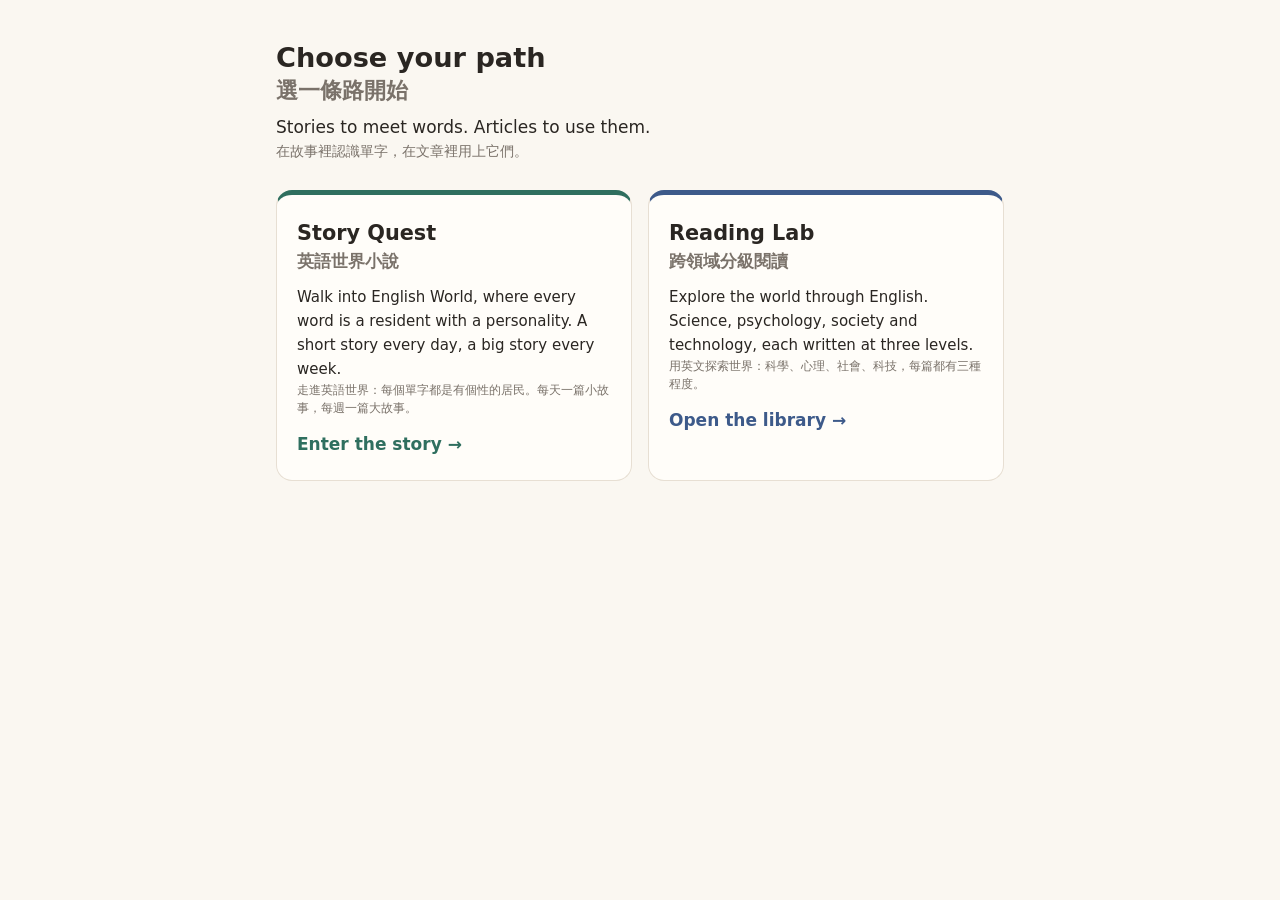
<file: index.html>
<!doctype html>
<html lang="en">
<head>
<meta charset="utf-8">
<meta name="viewport" content="width=device-width, initial-scale=1">
<title>English Story Quest · Reading Lab</title>
<style>
:root { --bg:#faf7f1; --paper:#fffdf9; --ink:#2a2622; --muted:#7a726a; --line:#e7dfd3; --accent:#2f6f5f; --lab:#3d5a8a; }
@media (prefers-color-scheme: dark) { :root { --bg:#1d1b19; --paper:#262320; --ink:#ece6dd; --muted:#a39a90; --line:#3a3530; --accent:#7cc4ad; --lab:#9db6e6; } }
* { box-sizing: border-box; }
body { margin:0; background:var(--bg); color:var(--ink); font:17px/1.6 -apple-system,"PingFang TC","Noto Sans TC",system-ui,sans-serif; }
main { max-width:760px; margin:0 auto; padding:40px 16px 60px; }
h1 { font-size:1.7rem; line-height:1.3; margin:0; }
.sub { display:block; font-size:.8em; color:var(--muted); line-height:1.5; }
.lead { margin:6px 0 28px; }
.doors { display:grid; gap:16px; grid-template-columns:1fr; }
@media (min-width:640px) { .doors { grid-template-columns:1fr 1fr; } }
.door { display:block; padding:22px 20px; border-radius:16px; background:var(--paper); border:1px solid var(--line);
  color:var(--ink); text-decoration:none; border-top:5px solid var(--accent); }
.door.lab { border-top-color:var(--lab); }
.door h2 { margin:0 0 2px; font-size:1.3rem; }
.door p { margin:10px 0 0; font-size:15px; }
.door .go { display:inline-block; margin-top:14px; font-weight:700; color:var(--accent); }
.door.lab .go { color:var(--lab); }
.tally { margin-top:28px; font-size:14px; color:var(--muted); }
</style>
</head>
<body>
<main>
  <h1>Choose your path<span class="sub">選一條路開始</span></h1>
  <p class="lead">Stories to meet words. Articles to use them.<span class="sub">在故事裡認識單字，在文章裡用上它們。</span></p>
  <div class="doors">
    <a class="door" href="story/">
      <h2>Story Quest<span class="sub">英語世界小說</span></h2>
      <p>Walk into English World, where every word is a resident with a personality. A short story every day, a big story every week.
        <span class="sub">走進英語世界：每個單字都是有個性的居民。每天一篇小故事，每週一篇大故事。</span></p>
      <span class="go">Enter the story →</span>
    </a>
    <a class="door lab" href="lab/">
      <h2>Reading Lab<span class="sub">跨領域分級閱讀</span></h2>
      <p>Explore the world through English. Science, psychology, society and technology, each written at three levels.
        <span class="sub">用英文探索世界：科學、心理、社會、科技，每篇都有三種程度。</span></p>
      <span class="go">Open the library →</span>
    </a>
  </div>
  <p class="tally" id="tally"></p>
</main>
<script src="shared/progress.js"></script>
<script>
// 首頁顯示全站共用的學習累積；沒有紀錄就不顯示
try {
  const t = EWProgress.stats();
  if (t.seen) document.getElementById("tally").innerHTML =
    `Words met: ${t.seen} · Recalled on your own: ${t.recalled}` + (t.transfer ? ` · Met in a new context: ${t.transfer}` : "") +
    `<span class="sub">遇見 ${t.seen} 字｜自己想起 ${t.recalled} 字` + (t.transfer ? `｜換情境遇見 ${t.transfer} 字` : "") + `</span>`;
} catch {}
</script>
</body>
</html>
</file>
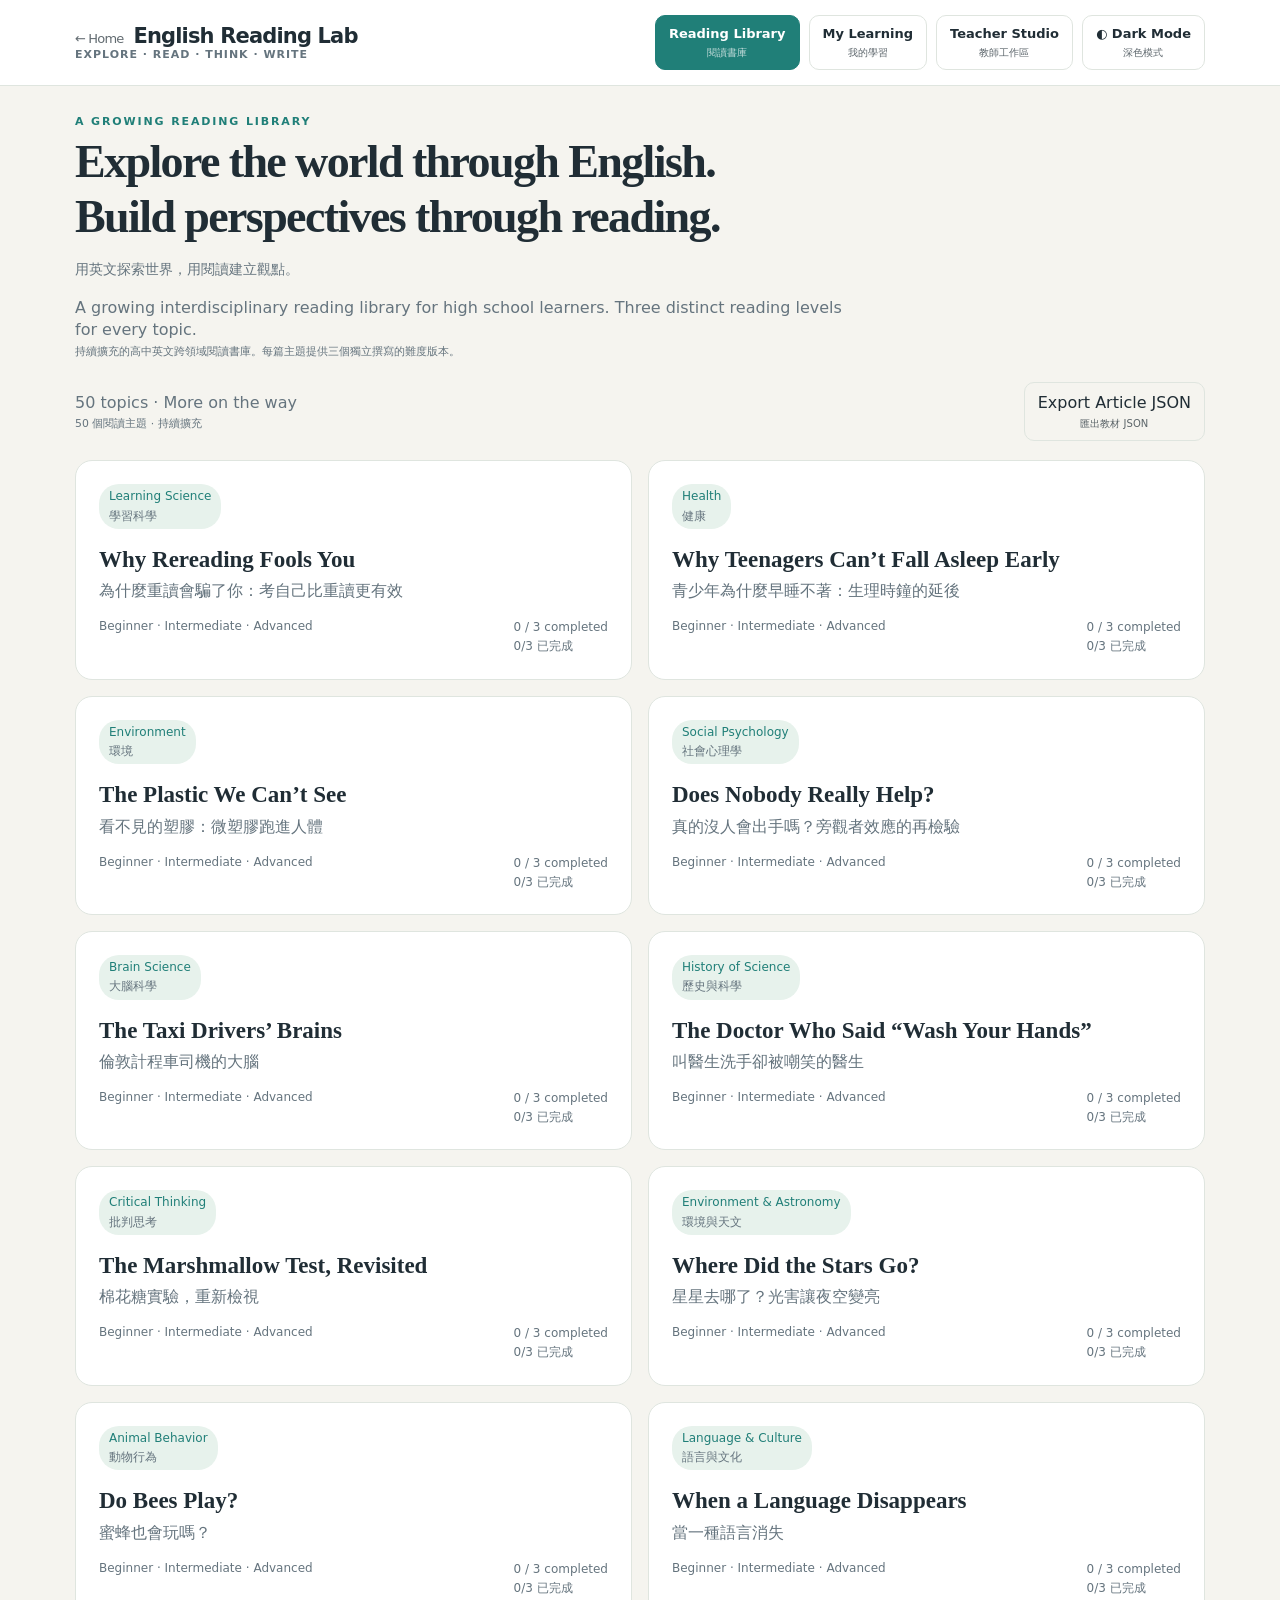
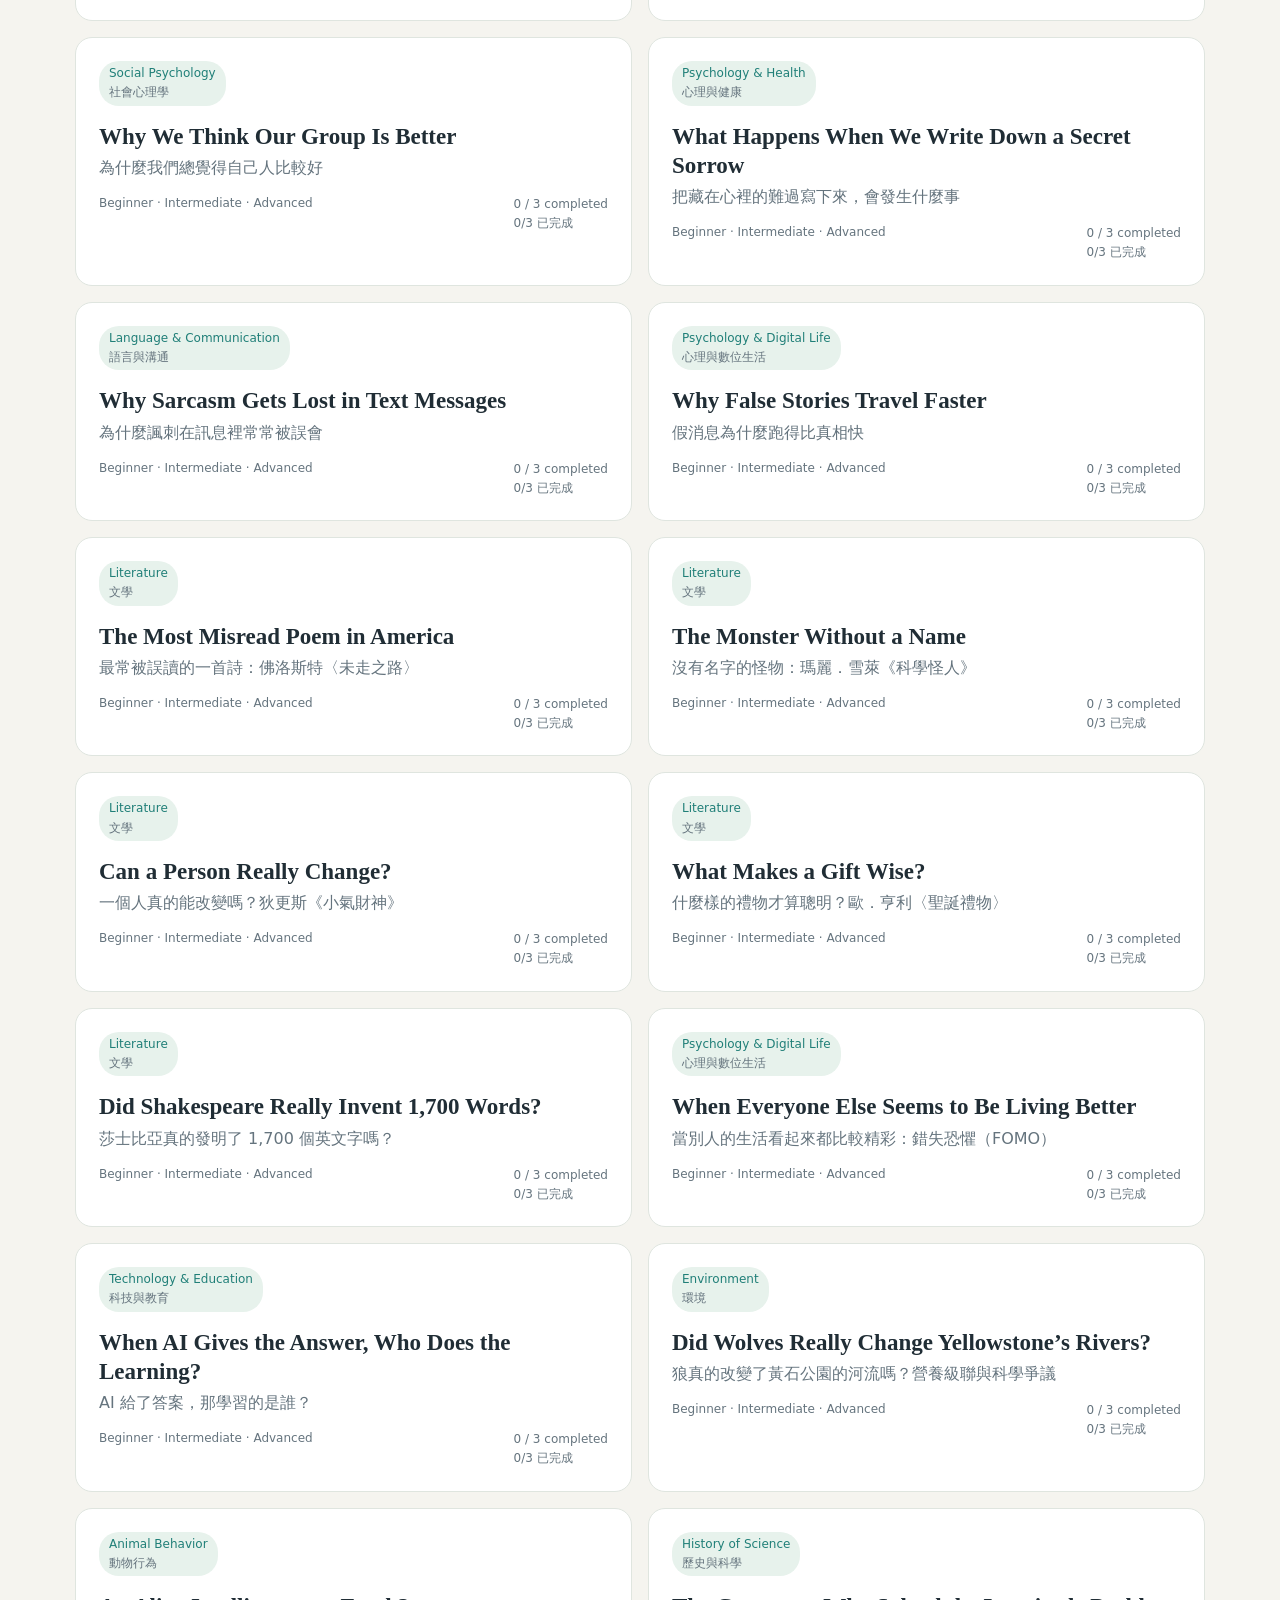
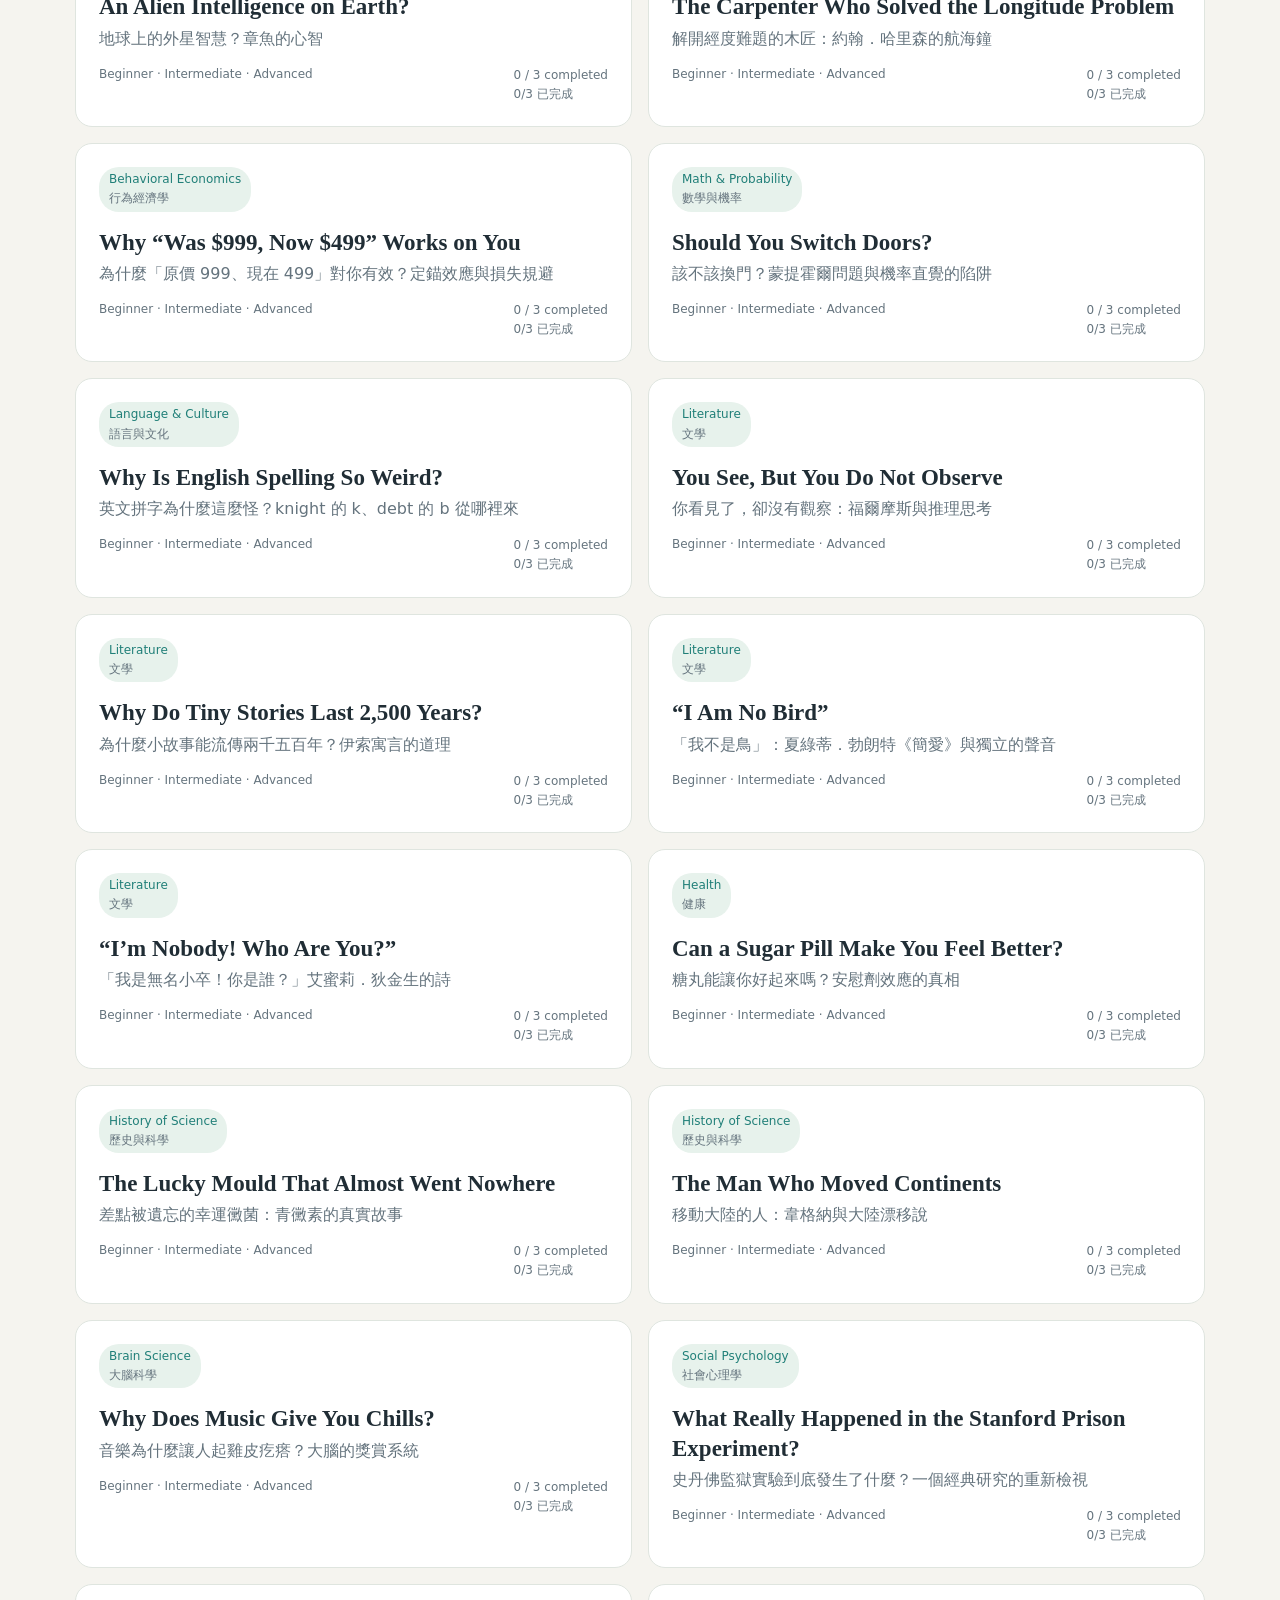
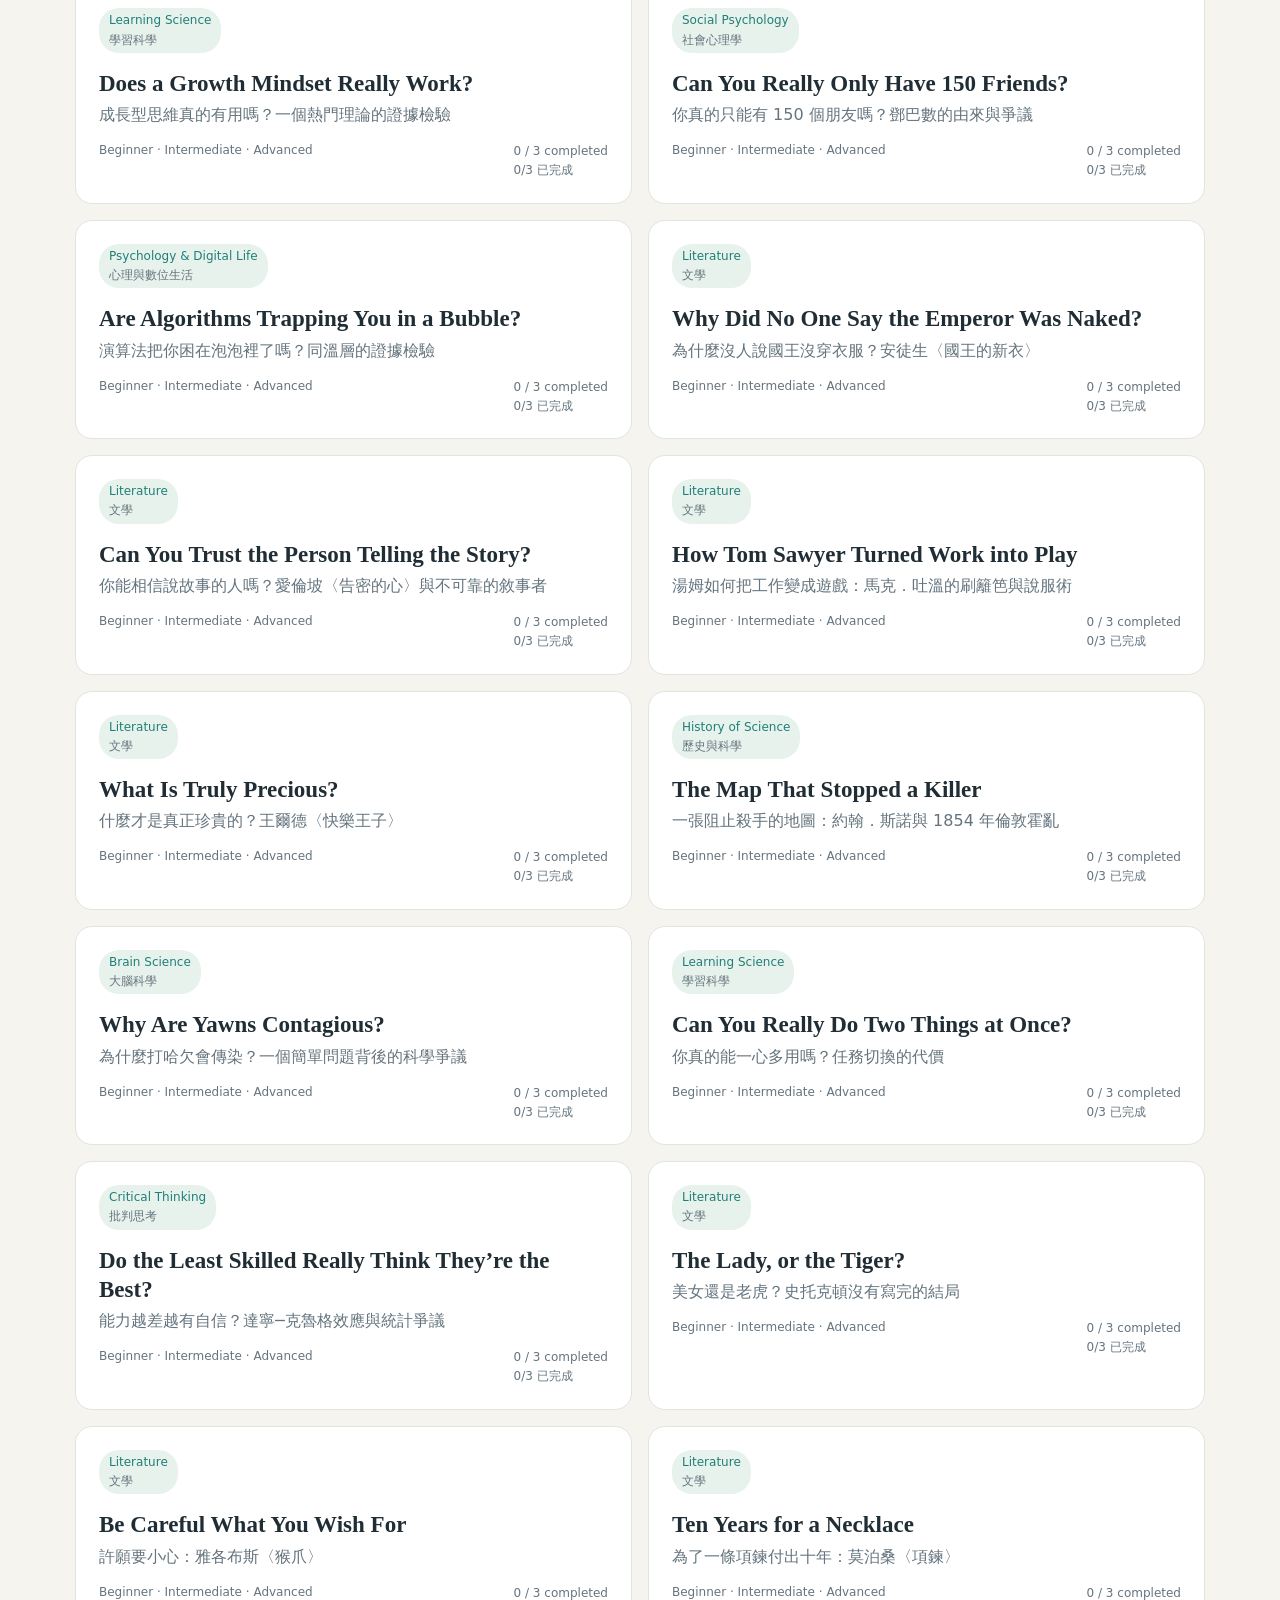
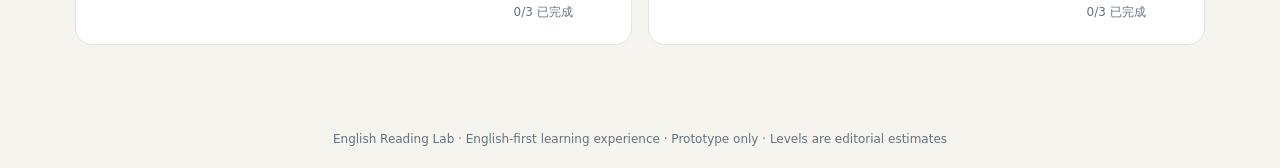
<file: lab/index.html>
<!doctype html><html lang="en"><head><meta charset="utf-8"><meta name="viewport" content="width=device-width,initial-scale=1"><title>English Reading Lab | Explore · Read · Think · Write</title><style>
:root{--bg:#f5f4ef;--surface:#fff;--ink:#202d35;--muted:#65747e;--accent:#207f78;--line:#dfe5df;--soft:#e7f2ec;--gold:#926b2f}*{box-sizing:border-box}body{margin:0;background:var(--bg);color:var(--ink);font-family:system-ui,-apple-system,'Noto Sans TC','Microsoft JhengHei',sans-serif}button,input,textarea,select{font:inherit}button{cursor:pointer}button:focus-visible,input:focus-visible,textarea:focus-visible{outline:3px solid #6db8a6;outline-offset:2px}a{color:var(--accent)}header{border-bottom:1px solid var(--line);background:var(--surface);position:sticky;top:0;z-index:10}.head{max-width:1180px;margin:auto;padding:15px 25px;display:flex;align-items:center;justify-content:space-between;gap:16px}.brand{font-weight:800;letter-spacing:-.04em;font-size:21px}.brand small{display:block;font-size:11px;letter-spacing:.09em;font-weight:600;color:var(--muted)}nav{display:flex;gap:9px;flex-wrap:wrap}nav button,.softbtn{background:transparent;border:1px solid var(--line);border-radius:10px;padding:9px 13px;color:var(--ink)}nav button.active,.primary{background:var(--accent)!important;color:white!important;border-color:var(--accent)!important}.primary{border:1px solid var(--accent);padding:10px 17px;border-radius:10px}.wrap{max-width:1180px;margin:auto;padding:29px 25px 65px}.eyebrow{text-transform:uppercase;letter-spacing:.17em;color:var(--accent);font-size:11px;font-weight:800}.intro{margin:0 0 23px}.intro h1{font-family:Georgia,'Noto Serif TC',serif;font-size:clamp(28px,4vw,46px);letter-spacing:-.035em;margin:7px 0 10px}.muted{color:var(--muted)}.grid{display:grid;grid-template-columns:repeat(2,minmax(0,1fr));gap:16px}.card,.panel{background:var(--surface);border:1px solid var(--line);border-radius:17px;padding:23px}.card{cursor:pointer;transition:transform .15s,border-color .15s}.card:hover{transform:translateY(-2px);border-color:var(--accent)}.tag{font-size:12px;color:var(--accent);background:var(--soft);border-radius:20px;padding:4px 10px;display:inline-block}.card h2{font-family:Georgia,serif;font-size:23px;margin:16px 0 5px;line-height:1.27}.card p{margin:7px 0 17px}.cardfoot{display:flex;justify-content:space-between;color:var(--muted);font-size:12px}.back{border:0;background:transparent;color:var(--accent);padding:4px 0 19px}.reader{max-width:870px;margin:auto}.readingtitle{font-family:Georgia,serif;font-size:clamp(30px,4vw,42px);margin:10px 0}.toolbar{display:flex;align-items:center;gap:9px;flex-wrap:wrap;margin:20px 0}.seg{display:flex;gap:4px;padding:4px;border:1px solid var(--line);background:var(--surface);border-radius:11px;flex-wrap:wrap}.seg button{border:0;background:transparent;border-radius:8px;padding:8px 12px;color:var(--ink)}.seg button.selected{background:var(--accent);color:#fff}.article{padding:34px 38px}.article p.en{font-family:Georgia,'Noto Serif',serif;font-size:var(--article-size,19px);line-height:1.95;color:#26323a;margin:0 0 22px}.article p.cn{background:#f5f8f4;border-left:3px solid #8bbba9;color:#54656d;font-size:14px;line-height:1.85;padding:11px 15px;margin:-9px 0 25px}.article p.cn.hidden{display:none}.word{border-bottom:2px dotted #6eae9d;cursor:pointer;background:#eef9f4;border-radius:3px;padding:1px 0}.word:focus{outline:2px solid var(--accent)}.phrase-mark{background:#fff0d1;border-bottom:2px dashed #bb842b}.dark .phrase-mark{background:#644c28;border-color:#efc06c}.detail{background:var(--soft);border:1px solid #c9e0d6;border-radius:13px;padding:15px;margin:15px 0}.bar{display:flex;justify-content:space-between;gap:12px;align-items:center;flex-wrap:wrap}.tabbar{display:flex;gap:5px;flex-wrap:wrap;margin-top:20px}.tabbar button{padding:12px 16px;background:transparent;border:0;border-bottom:2px solid transparent;color:var(--muted)}.tabbar button.active{border-color:var(--accent);color:var(--accent);font-weight:700}.section{padding:22px 0}.item{padding:16px 0;border-bottom:1px solid var(--line)}.item:last-child{border:0}.item strong{font-size:17px}.quote{font-family:Georgia,serif;font-size:21px;line-height:1.7;border-left:4px solid #bda26f;padding:5px 20px;color:#47525a}.option{display:block;padding:10px 12px;border:1px solid var(--line);border-radius:9px;margin:8px 0;cursor:pointer}.option:has(input:checked){border-color:var(--accent);background:var(--soft)}.option input{margin-right:10px}.correct{color:#16715a}.wrong{color:#bb5047}textarea,input[type=text],input[type=url]{width:100%;padding:11px 12px;border:1px solid #cad6d0;border-radius:9px;background:#fff;color:var(--ink)}textarea{min-height:135px;line-height:1.6}.teacher{display:grid;grid-template-columns:1fr 1fr;gap:17px}.teacher .wide{grid-column:1/-1}pre{white-space:pre-wrap;word-break:break-word;background:#f2f4f2;border:1px solid var(--line);border-radius:12px;padding:16px;font-size:13px;max-height:330px;overflow:auto}.notice{background:#fff8e8;padding:14px 17px;border-radius:12px;border:1px solid #f0ddad}.small{font-size:12px}.hiddenview{display:none!important}footer{padding:22px;text-align:center;color:var(--muted);font-size:12px}.stat{font-size:26px;font-weight:800}.pill{display:inline-block;padding:5px 9px;border-radius:12px;background:var(--soft);font-size:12px;color:var(--accent);margin:4px}.dark{--bg:#15222a;--surface:#1d3038;--ink:#e8eee9;--muted:#b3c3c4;--line:#36515a;--soft:#1a4946;--accent:#70d5be}.dark .article p.en{color:#edf4f3}.dark .article p.cn,.dark pre{background:#213b43;color:#d3dfdd}.dark textarea,.dark input[type=text],.dark input[type=url]{background:#16282f;color:#edf5f0}.dark .notice{background:#3a3124;color:#f3e7cf;border-color:#675539}.dark .word{background:#26524e}.compare-section{margin:18px 0 26px;padding:18px 0;border-bottom:1px solid var(--line)}.compare-grid{display:grid;grid-template-columns:repeat(3,minmax(0,1fr));gap:12px}.compare-cell{border:1px solid var(--line);border-radius:12px;padding:15px;background:var(--surface);line-height:1.75;overflow-wrap:anywhere}.compare-cell p{margin:9px 0}.compare-cn{font-size:12px;color:var(--muted)}.author-help{line-height:1.7}.quotation{border-left:3px solid var(--gold);padding:10px 16px;background:var(--soft);margin-top:16px}@media(max-width:760px){.compare-grid{grid-template-columns:1fr}.grid,.teacher{grid-template-columns:1fr}.teacher .wide{grid-column:1}header{position:relative}.head{padding:12px 20px;align-items:flex-start;flex-direction:column}.wrap{padding:20px max(20px,env(safe-area-inset-left)) 48px}.article{padding:22px 20px}.card,.panel{padding:20px}.toolbar{align-items:flex-start}.article p.en{font-size:18px}}

/* English-first bilingual interface */
.hero-zh{display:block;font-family:system-ui,'Noto Sans TC',sans-serif;font-size:clamp(12px,1.35vw,15px);letter-spacing:0;font-weight:400;color:var(--muted);line-height:1.7;margin-top:13px}
.ui-en{display:block;font-size:1em;line-height:1.35;font-weight:inherit}
.ui-zh{display:block;font-family:system-ui,'Noto Sans TC',sans-serif;font-size:.68em;line-height:1.45;font-weight:400;letter-spacing:0;color:var(--muted);margin-top:3px}
button .ui-zh,.primary .ui-zh,nav button.active .ui-zh{color:inherit;opacity:.72;font-size:10px}
nav button,.toolbar button,.tabbar button{line-height:1.2;text-align:center}
nav button .ui-en,.tabbar button .ui-en{font-size:13px;font-weight:650}
.intro h1{line-height:1.19}.intro h1 .hero-zh{font-size:14px}
.card .ui-zh{font-size:12px}.teacher label .ui-en{font-weight:600}
.intro>p.muted{max-width:780px}
@media(max-width:700px){nav button{padding:8px 9px}nav{gap:5px}.toolbar button{padding:8px 10px}.ui-zh{font-size:10px}}
.font-control{font-size:12px;min-width:66px}.toolbar input[type=range]{width:105px;accent-color:var(--accent)}#fontValue{font-size:12px;min-width:34px;color:var(--muted)}.read-paragraph{position:relative;padding:12px 12px 2px;border-radius:12px;border:1px solid transparent}.read-paragraph.speaking{background:var(--soft);border-color:var(--accent)}.paragraph-actions{display:flex;align-items:center;gap:7px;margin-bottom:9px}.paragraph-actions button{padding:5px 10px;font-size:12px}.paragraph-number{color:var(--muted);font-size:11px;margin-right:auto}.read-paragraph .en{margin-bottom:12px}.read-paragraph .cn{margin-top:0}.audio-status{font-size:12px;color:var(--muted)}@media(max-width:760px){.toolbar input[type=range]{width:85px}}

.watch-grid{display:grid;grid-template-columns:repeat(auto-fit,minmax(250px,1fr));gap:16px;margin-top:20px}.watch-card{border:1px solid var(--line);border-radius:16px;padding:20px;display:flex;flex-direction:column;gap:10px;background:var(--card,#fff)}.watch-card h3{font-size:1.15rem;margin:0;line-height:1.38}.watch-card p{margin:0;line-height:1.55}.watch-meta{display:flex;gap:10px;align-items:center;flex-wrap:wrap;font-size:.77rem;color:var(--muted,#64748b)}.watch-tag{background:#e0f2fe;color:#075985;border-radius:50px;font-weight:800;padding:5px 10px}.watch-zh{font-size:.79rem;opacity:.7}.watch-question{font-size:.85rem;margin-top:auto!important;padding-top:8px}.watch-link{display:flex;justify-content:center;align-items:center;gap:10px;padding:14px 18px;border-radius:11px;background:#0f766e!important;color:white!important;font-weight:800;text-decoration:none!important;margin-top:auto;text-align:center;box-shadow:0 4px 14px #0f766e33}.watch-link small{font-size:.67rem;font-weight:400;opacity:.84}.watch-link:hover{background:#115e59!important;transform:translateY(-1px)}.watch-link:focus-visible{outline:3px solid #f59e0b;outline-offset:3px}
</style></head><body><header><div class="head"><div class="brand"><a href="../" style="font-size:13px;font-weight:400;color:inherit;opacity:.7;text-decoration:none;margin-right:10px">← Home</a>English Reading Lab <small>EXPLORE · READ · THINK · WRITE</small></div><nav><button data-nav="library" class="active">探索書庫</button><button data-nav="saved">我的學習</button><button data-nav="teacher">教師工作區</button><button id="themeBtn">◐ 深色模式</button></nav></div></header><main class="wrap"><section id="libraryView"><div class="intro"><div class="eyebrow">A growing reading library</div><h1>Explore the world through English.<br>Build perspectives through reading.<span class="hero-zh" lang="zh-Hant">用英文探索世界，用閱讀建立觀點。</span></h1><p class="muted">持續擴充的高中英文跨領域閱讀書庫。每篇主題提供三個獨立撰寫的難度版本。</p></div><p id="linkNotice" class="muted" role="status" hidden style="border:1px solid var(--line);border-radius:10px;padding:10px 14px;margin:0 0 12px"></p><div class="bar" style="margin:10px 0 19px"><span class="muted" id="libraryCount"></span><button class="softbtn" id="exportBtn">匯出教材 JSON</button></div><div id="cards" class="grid"></div></section><section id="readerView" class="hiddenview reader"><button id="backBtn" class="back">← 返回閱讀書庫</button><div class="eyebrow" id="category"></div><h1 class="readingtitle" id="readingTitle"></h1><p class="muted" id="subtitle"></p><div class="toolbar"><div class="seg" id="levels"></div><button id="compareBtn" class="softbtn">逐段比較三階文章</button><button id="translateBtn" class="softbtn">顯示段落翻譯</button><button id="speakBtn" class="softbtn" title="Play entire article">▶ Play All<span class="ui-zh">朗讀全文</span></button><button id="stopBtn" class="softbtn" title="Stop speaking">■ Stop<span class="ui-zh">停止朗讀</span></button><label class="font-control" for="fontRange"><span class="ui-en">Text Size</span><span class="ui-zh">字體大小</span></label><button id="fontMinus" class="softbtn" aria-label="Decrease text size">A−</button><input id="fontRange" type="range" min="16" max="30" step="1" value="19" aria-label="Article text size"><button id="fontPlus" class="softbtn" aria-label="Increase text size">A+</button><output id="fontValue" for="fontRange">19px</output></div><div class="bar muted small"><span id="levelInfo"></span><span id="progressInfo"></span></div><div id="comparison" class="panel hiddenview" style="margin:16px 0"></div><div id="gsatEntry" class="notice" style="display:none;align-items:center;justify-content:space-between;gap:12px;flex-wrap:wrap;margin:0 0 14px"><span>📝 這篇有<strong>學測模擬</strong>：學測文體改寫＋學測題型（含混合題），計時作答、交卷看陷阱解析</span><button class="primary" id="gsatGo">開始練習</button></div><div class="panel article" id="article"></div><div id="wordDetail" class="detail hiddenview" role="status"></div><div class="bar" style="margin-top:16px"><span class="muted small">綠色：單字｜橘色：片語與慣用語，點擊整組查看解析及收藏</span><button class="primary" id="doneBtn">標記這個等級已讀完</button></div><div class="tabbar" id="tabs"><button data-tab="words" class="active">重點字彙</button><button data-tab="phrases">片語與 Idioms</button><button data-tab="writing">作文句型</button><button data-tab="quiz">閱讀測驗</button><button data-tab="gsat" id="gsatTabBtn" hidden>學測模擬</button><button data-tab="reflection">延伸思考</button><button data-tab="videos">Watch & Explore<span class="ui-zh">延伸影音</span></button><button data-tab="sources">來源與說明</button></div><div class="panel section" id="tabContent"></div></section><section id="savedView" class="hiddenview"><div class="intro"><div class="eyebrow">Learning journal</div><h1>我的學習紀錄</h1><p class="muted">依目前瀏覽器儲存，沒有登入、跨裝置同步或雲端備份。</p></div><div class="grid"><div class="panel"><div class="stat" id="completeStat">0</div><p>已完成的「主題 × 難度」閱讀次數</p></div><div class="panel"><div class="stat" id="wordStat">0</div><p>收藏單字數</p></div></div><div class="panel" style="margin-top:18px"><h2>已收藏單字</h2><div id="savedWords"></div></div><div class="panel" style="margin-top:18px"><h2>閱讀紀錄</h2><div id="savedReading"></div></div><div class="panel" style="margin-top:18px"><h2>學測模擬成績</h2><div id="savedGsat"></div></div></section><section id="teacherView" class="hiddenview"><div class="intro"><div class="eyebrow">Editor workspace · Offline-first</div><h1>文章與教材管理</h1><p class="muted">輸入主題或新聞網址，產生可供 ChatGPT／Claude 使用的完整教材指令，再把生成的 JSON 匯入書庫。</p></div><div class="teacher"><div class="panel"><h2>① 準備文章主題</h2><label for="authorSelect">作家敘事風格參考（500 位可選）</label><select id="authorSelect" style="display:block;width:100%;padding:10px;margin:8px 0 10px;border-radius:8px;border:1px solid var(--line)"></select><p id="authorDetails" class="small muted author-help"></p><label for="styleNotes">自訂文風目標（可選）</label><input id="styleNotes" type="text" placeholder="e.g., warm humor, suspense, dialogue, reflection"><p class="small muted">作家僅提供高層次創作特色參考，不逐句模仿在世作家的可辨識文筆。</p><label for="sourceType">資料來源</label><select id="sourceType" style="display:block;width:100%;padding:10px;margin:8px 0 15px;border-radius:8px;border:1px solid var(--line)"><option value="topic">Explore a Topic</option><option value="url">News / Website URL</option><option value="research">Research / PDF Summary</option></select><label for="sourceInput">主題、網址或原文</label><textarea id="sourceInput" placeholder="e.g., Why do we compare ourselves with others? Or paste a news URL"></textarea><p class="small muted">貼上網址不會自動擷取網站內容；必須在可上網的 AI 對話中查證後生成。</p><button id="promptBtn" class="primary">生成可複製的 AI 指令</button></div><div class="panel"><h2>② 複製指令給 AI</h2><p class="small muted">要求三篇獨立文章、繁中翻譯、分級測驗、作文句型、可查核來源，以及可匯入的 JSON。</p><pre id="promptOut">先在左側輸入主題，再按下「生成可複製的 AI 指令」。</pre><button id="copyPrompt" class="softbtn">複製指令</button></div><div class="panel wide"><h2>③ 匯入新文章</h2><p class="muted small">把 AI 回傳的單篇 JSON 物件貼入以下欄位，或選擇 .json 檔案。系統只做結構基本驗證；事實、文法、來源及 CEFR 難度仍須教師審核。</p><textarea id="importText" placeholder='貼上教材 JSON 物件（包含 id、category、title、levels、vocab、patterns、quiz）'></textarea><div class="toolbar"><input type="file" accept="application/json,.json" id="fileInput" aria-label="選取 JSON 檔案"><button id="importBtn" class="primary">驗證並加入書庫</button><button id="exportAll" class="softbtn">備份所有文章 JSON</button></div><div id="importStatus" class="small" role="status"></div></div><div class="panel wide notice"><strong>目前第一版的邊界：</strong>閱讀、三階切換、翻譯、收藏、測驗、寫作與匯入匯出均可離線操作；「根據網址查資料並生成文章」需外部 AI 與網路查核。本頁沒有內建 AI API、不會宣稱已完成來源查核，也不會直接發布到雲端。</div></div></section></main><footer>English Reading Lab · English-first learning experience · Prototype only · Levels are editorial estimates</footer><script>const BUILTIN=[{"id": "fomo", "category": "心理與數位生活", "title": "When Everyone Else Seems to Be Living Better", "subtitle": "社群媒體與錯失恐懼", "source": "原創教學文章；心理學概念為一般知識，非特定研究報導", "levels": {"beginner": {"title": "The Photos That Changed Mia’s Mood", "paras": [["Mia had a good Saturday. She read a novel, cooked lunch with her father, and helped her younger brother with his homework. In the evening, she felt calm and satisfied. Then she opened a social media app.", "Mia 度過了愉快的星期六。她讀了小說、和爸爸一起煮午餐，也幫弟弟寫功課。晚上她感到平靜又滿足，接著卻打開了社群媒體。"], ["Her classmates were sharing photos from a concert. One friend had visited a beautiful café, and another was traveling with her family. Mia looked at her own day again. Suddenly, reading at home did not seem exciting enough. She began to wonder whether she had missed something important.", "同學們正在分享演唱會照片，有人去了漂亮的咖啡館，也有人和家人旅行。Mia 回頭看自己的這一天，突然覺得在家讀書似乎不夠精彩。她開始懷疑自己是否錯過了重要的事情。"], ["This feeling is often called the fear of missing out, or FOMO. People may feel it when they see others having experiences they do not have. Social media makes these experiences easy to see, but a picture only shows a small part of someone’s life.", "這種感覺常稱為錯失恐懼（FOMO）。當人們看到別人擁有自己沒有的經驗時，就可能產生這種感受。社群媒體讓這些經驗隨手可見，但照片往往只呈現生活的一小部分。"], ["Mia decided to put her phone away and think about what she truly enjoyed. Her day had not become worse because someone else had gone to a concert. She still remembered laughing with her brother and finishing a wonderful chapter of her book.", "Mia 決定放下手機，想想自己真正喜歡的事。別人去了演唱會，並不會讓她的一天變差。她依然記得和弟弟一起笑，以及讀完精彩書籍章節的快樂。"], ["The next time Mia saw exciting photos online, she tried a simple question: “Do I want this experience, or do I only want to look as happy as the people in the picture?” The question did not remove every uncomfortable feeling, but it helped her choose how to spend her time.", "下一次看到社群上的精彩照片時，Mia 試著問自己：「我是想要這種經驗，還是只想看起來和照片裡的人一樣快樂？」這個問題沒有消除所有不舒服的感受，卻幫助她更有意識地安排時間。"]]}, "intermediate": {"title": "The Quiet Saturday That Suddenly Felt Inadequate", "paras": [["Until she opened social media, Mia had considered her Saturday a success. She had enjoyed a novel, prepared lunch with her father, and helped her brother solve a difficult math problem. Yet photographs of friends at concerts and fashionable cafés made her ordinary afternoon feel strangely disappointing. Nothing about her day had changed; what had changed was the standard by which she judged it.", "在打開社群媒體前，Mia 一直覺得自己的星期六過得不錯。她讀了小說、和爸爸煮午餐，也幫弟弟解出一道數學難題。然而，朋友在演唱會及時髦咖啡館的照片，卻讓這個平凡下午突然顯得令人失望。她的一天沒有改變，改變的是她用來評價這一天的標準。"], ["Psychologists use the term fear of missing out, or FOMO, to describe anxiety that others may be enjoying rewarding experiences without us. Although the feeling existed long before smartphones, digital platforms can make comparisons more frequent. We are repeatedly shown carefully selected moments while remaining largely unaware of the boredom, disagreements, and routine that surround them.", "心理學家使用「錯失恐懼」（FOMO）來描述一種焦慮：擔心別人正在享受有價值的經驗，而自己卻沒有參與。這種感受早在智慧型手機問世前就已存在，但數位平台可能讓比較變得更加頻繁。我們不斷看見別人精心挑選的瞬間，卻幾乎看不見背後的無聊、爭執與日常。"], ["The difficulty is not that people share happy memories. Rather, it is that viewers may treat those selected images as a complete account of everyone else’s life. As a result, an enjoyable evening at home can appear less valuable than an event we never wanted to attend in the first place. The comparison quietly changes our priorities.", "問題不在於人們分享快樂回憶，而在於觀看者可能把經過挑選的照片當成別人生活的全貌。因此，即使原本很享受在家度過的夜晚，也可能覺得它不如自己原本根本不想參加的活動有價值。這樣的比較悄悄改變了我們的優先順序。"], ["Mia began experimenting with a small habit: before opening an app, she asked what she expected to gain from it. Was she looking for a message from a friend, useful information, or simply relief from boredom? This pause helped her notice when she was scrolling automatically rather than intentionally.", "Mia 開始嘗試一個小習慣：每次打開 App 前，先問自己希望從中獲得什麼。她是在等朋友訊息、尋找有用資訊，還是單純想擺脫無聊？這短暫的停頓讓她察覺自己何時是在無意識滑手機，而非有目的地使用。"], ["Her experience suggests that a healthier relationship with social media does not necessarily require avoiding it altogether. Instead, it may begin with recognizing a simple distinction: observing someone else’s happiness is not evidence that our own life is lacking.", "她的經驗顯示，與社群媒體建立更健康的關係，不一定得完全遠離它。相反地，起點可能是認清一個簡單的區別：看見別人的快樂，並不代表自己的生活有所欠缺。"]]}, "advanced": {"title": "When Curated Happiness Becomes a Measuring Stick", "paras": [["Mia’s Saturday had been, by any reasonable standard, satisfying. She had read without interruption, cooked with her father, and helped her younger brother overcome a frustrating homework problem. Nevertheless, after encountering an endless succession of photographs documenting concerts, travel, and stylish restaurants, she found herself reconsidering what had seemed like a perfectly worthwhile day. The experience illustrates a curious feature of social comparison: satisfaction can deteriorate even when the underlying circumstances remain unchanged.", "從任何合理標準來看，Mia 的星期六都很充實。她不受打擾地閱讀、和父親下廚，並協助弟弟克服令人挫折的作業難題。然而，在接連看見演唱會、旅行與時髦餐廳的照片後，她開始重新評價原本覺得很值得的一天。這段經驗說明社會比較的一個微妙特性：即使實際情況完全沒有改變，滿足感仍可能下降。"], ["The fear of missing out, commonly abbreviated as FOMO, refers to unease arising from the possibility that others are enjoying experiences from which we are absent. Digital platforms do not create the desire to belong; that desire is deeply familiar to human beings. What these platforms can change, however, is the frequency and visibility of opportunities for comparison, allowing countless selectively presented lives to compete for our attention.", "錯失恐懼（FOMO）指的是一種不安：擔心別人正在享受自己未能參與的經驗。數位平台並非創造了人們想要歸屬的渴望；這種渴望本來就是人類熟悉的感受。然而，平台可能改變比較機會出現的頻率與可見度，讓無數經過選擇呈現的生活片段爭奪我們的注意力。"], ["The distinction between representation and reality is therefore crucial. A photograph records an occasion, not the emotional texture of an entire week. Yet when selected highlights are repeatedly mistaken for ordinary life, viewers may evaluate their unedited routines against an unrealistic reference point. In such circumstances, the apparent inadequacy of one’s own experience is partly a consequence of the comparison itself.", "因此，區分呈現方式與現實至關重要。照片記錄的是某個場合，而不是整個星期的情緒樣貌。然而，當精選亮點一再被誤認為日常生活，觀看者便可能拿自己未經修飾的生活，與不切實際的參照標準比較。在這種情況下，自己的經驗看似不足，有一部分其實是比較行為本身造成的。"], ["It would be misleading, however, to conclude that social media is inherently harmful. Online communities can provide friendship, inspiration, and practical information, particularly for people whose interests are not shared by those around them. The more meaningful question concerns the conditions under which connection turns into competition—and whether users can recognize that transition before it shapes their decisions.", "然而，若因此認定社群媒體本質上有害，也會造成誤導。網路社群可以帶來友誼、靈感與實用資訊，對於周遭缺乏同好的人尤其如此。更有意義的問題在於：連結在什麼條件下變成競爭？使用者能否在它影響決定之前察覺這個轉變？"], ["Mia eventually developed a modest rule: she would check social media with a purpose rather than use it whenever silence felt uncomfortable. This strategy did not make comparison disappear, nor could it guarantee lasting contentment. It did, however, return one important decision to her: the authority to determine whether her day had been meaningful.", "後來 Mia 建立了一條簡單原則：使用社群媒體應帶著目的，而非每當安靜讓她不自在時就打開它。這項策略不會讓比較完全消失，也無法保證永久滿足；但它的確讓一項重要決定重新回到她手中：由自己判斷這一天是否有意義。"]]}}, "vocab": [{"w": "inadequate", "pos": "adj.", "meaning": "不足的；不夠好的", "example": "The plan seemed inadequate.", "family": "inadequacy (n.)"}, {"w": "curated", "pos": "adj.", "meaning": "經過挑選與編排的", "example": "Social feeds contain curated moments.", "family": "curate (v.)"}, {"w": "comparison", "pos": "n.", "meaning": "比較", "example": "The comparison was unfair.", "family": "compare (v.)"}, {"w": "recognize", "pos": "v.", "meaning": "察覺；認出", "example": "She recognized a pattern.", "family": "recognition (n.)"}, {"w": "circumstances", "pos": "n.", "meaning": "情況；環境", "example": "The circumstances had not changed.", "family": "circumstantial (adj.)"}, {"w": "distinction", "pos": "n.", "meaning": "區別", "example": "This distinction matters.", "family": "distinct (adj.)"}], "patterns": [{"frame": "This suggests that + 子句", "meaning": "這顯示／暗示……；用於審慎推論", "example": "This suggests that comparison can change how we evaluate our lives.", "tip": "若證據不足以確定因果，suggests 通常比 proves 更恰當。"}, {"frame": "In terms of + 名詞／V-ing", "meaning": "就……而言", "example": "In terms of personal satisfaction, a quiet day can still be meaningful.", "tip": "不可寫成 in terms to。"}, {"frame": "Although + 子句, 主句", "meaning": "雖然……，但……", "example": "Although the photos seemed exciting, Mia valued her own experience.", "tip": "英文正式寫作中，Although 子句後不再另外接 but。"}, {"frame": "It is worth considering whether + 子句", "meaning": "值得思考是否……", "example": "It is worth considering whether online comparison affects our choices.", "tip": "適合議論文提出問題或轉換論述角度。"}], "quiz": {"beginner": [{"q": "What made Mia question her Saturday?", "options": ["A math test", "Photos posted by her friends", "A phone call from her father", "Her unfinished novel"], "a": 1, "why": "第二段提到她看到同學的照片後開始覺得自己的週末不夠精彩。"}, {"q": "What does FOMO refer to?", "options": ["Fear of missing experiences", "Fear of reading difficult books", "A method of sharing photos", "A way to avoid friends"], "a": 0, "why": "第三段直接解釋 FOMO。"}], "intermediate": [{"q": "What does the writer suggest about social-media photos?", "options": ["They show complete personal histories", "They are usually impossible to understand", "They represent selected moments rather than whole lives", "They should never be shared"], "a": 2, "why": "第三段指出觀看者可能把精選圖片誤當成完整人生。"}, {"q": "Why does Mia pause before opening an app?", "options": ["To decide whether she has a purpose", "To turn off all notifications forever", "To compare her photos with others", "To avoid speaking to her brother"], "a": 0, "why": "第四段說明她先釐清打開 App 的目的。"}], "advanced": [{"q": "Which assumption does the author most directly challenge?", "options": ["Social connections matter to humans", "An exciting photograph represents ordinary life", "People sometimes compare themselves with others", "Online communities can offer information"], "a": 1, "why": "第三段指出照片並不能代表一整週的情緒樣貌，挑戰把精選亮點視為日常的假設。"}, {"q": "What best describes the author’s attitude toward social media?", "options": ["Entirely dismissive", "Unconditionally enthusiastic", "Qualified and balanced", "Unconcerned about its effects"], "a": 2, "why": "第四段同時指出社群媒體的風險及潛在益處，觀點有所保留且平衡。"}]}, "reflections": ["Is a meaningful day necessarily an exciting one? Explain your view.", "How could a student use social media without relying on it to judge personal success?"]}, {"id": "ai", "category": "科技與教育", "title": "When AI Gives the Answer, Who Does the Learning?", "subtitle": "生成式 AI、學習與思考", "source": "原創議題文章；不引用特定研究統計", "levels": {"beginner": {"title": "A Helpful Answer Is Not Always Learning", "paras": [["Leo had ten minutes to finish his science homework. He asked an AI chatbot a question, and a clear answer appeared immediately. He copied it into his notebook and felt relieved.", "Leo 只剩十分鐘能完成科學作業。他問了 AI 聊天機器人一個問題，清楚的答案立刻出現。他把答案抄進筆記本，鬆了一口氣。"], ["The next day, his teacher asked him to explain the answer in his own words. Leo could not do it. He realized that getting the correct answer was different from understanding the idea behind it.", "隔天老師請他用自己的話解釋答案，Leo 卻做不到。他發現取得正確答案，和真正理解背後概念，是兩回事。"], ["AI can help students study. It can explain new words, provide examples, and ask practice questions. However, students still need to check information and try solving problems on their own.", "AI 可以協助學生學習，像是解釋生字、提供例子、提出練習題。然而，學生仍需要查核資訊，並嘗試自己解決問題。"], ["Leo changed his method. Before asking AI for help, he wrote his best guess. Then he asked the chatbot to explain where his reasoning went wrong. Sometimes the tool made mistakes too, so he compared its answers with his textbook.", "Leo 改變了方法。向 AI 求助前，他先寫下自己的最佳猜測，再請聊天機器人指出推理哪裡有誤。有時工具也會犯錯，因此他會拿答案與教科書核對。"], ["After a week, Leo still used AI, but he used it to practice rather than to escape difficult work. The answers arrived quickly; understanding took more time.", "一週後，Leo 仍使用 AI，但把它用來練習，而不是逃避困難的工作。答案來得很快，理解卻需要更多時間。"]]}, "intermediate": {"title": "The Difference Between Receiving and Understanding", "paras": [["When Leo used an AI chatbot to complete his science assignment, the experience felt remarkably efficient. Within seconds, he received an explanation that sounded clearer than anything he could have written himself. Yet the following morning, when his teacher asked him to justify the answer, he discovered that fluency on a screen did not automatically become knowledge in his mind.", "Leo 使用 AI 聊天機器人完成科學作業時，覺得效率驚人。短短幾秒，他便獲得一段聽起來比自己寫的更清楚的解釋。然而隔天早上，老師請他說明理由時，他才發現螢幕上的流暢文字，不會自動變成腦中的知識。"], ["Generative AI can serve several useful roles in learning. For instance, it can present alternative explanations, help students examine a difficult passage, or offer practice questions. Nevertheless, its convenience introduces a challenge: learners may confuse familiarity with mastery, especially when an answer seems convincing.", "生成式 AI 在學習中可以發揮多種用途，例如提供不同解釋、協助分析難懂段落，或提出練習問題。然而便利性也帶來挑戰：當答案看起來有說服力時，學習者可能把熟悉感誤認為真正掌握。"], ["To address this problem, Leo adopted a three-step approach. First, he tried answering independently. Second, he asked AI for feedback instead of a finished response. Finally, he closed the chatbot and explained the concept without looking at his notes. This last step was uncomfortable, but it revealed gaps that passive reading had hidden.", "為了解決這個問題，Leo 採用三步驟。首先獨立作答，其次請 AI 回饋而非直接給完成版答案，最後關掉聊天視窗，不看筆記自行解釋概念。最後一步讓人不太舒服，卻能暴露被被動閱讀掩蓋的理解缺口。"], ["There is another reason to remain cautious: AI-generated responses can contain errors. A confident tone is not proof of accuracy. When information matters, students should compare explanations with reliable sources and ask whether the evidence supports the conclusion.", "另一個需要謹慎的原因是：AI 生成的回答也可能有錯誤。有自信的語氣不等於正確。當資訊很重要時，學生應與可靠來源比對，並檢查證據是否支持結論。"], ["The goal, therefore, is not to choose between technology and independent thought. It is to design a learning process in which technology supports the effort that produces understanding, rather than replacing it.", "因此，目標不是在科技與獨立思考之間二選一，而是設計一套學習流程，讓科技支持產生理解所需的努力，而不是取代這份努力。"]]}, "advanced": {"title": "The Illusion of Knowing in an Age of Instant Answers", "paras": [["The answer appeared almost before Leo had finished formulating the question. Written in confident, orderly sentences, the AI-generated explanation made a complicated scientific concept seem deceptively simple. Yet when he was subsequently asked to reconstruct the reasoning without assistance, the apparent clarity vanished. What he had acquired was access to an explanation, not necessarily the ability to produce or evaluate one.", "答案幾乎在 Leo 問完問題之前就出現了。AI 生成的解釋句子井然有序、語氣篤定，讓複雜的科學概念顯得異常簡單。然而，當他必須在沒有協助的情況下重新推導時，那份看似清晰的理解就消失了。他得到的是解釋的取得管道，而不一定是自行建立或評估解釋的能力。"], ["This distinction matters because learning is not synonymous with exposure to information. A polished response may reduce immediate confusion while leaving essential cognitive work unfinished. The learner still needs to distinguish evidence from assertion, connect new ideas with previous knowledge, and retrieve those ideas later without external prompts.", "這個區別很重要，因為學習不等於接觸資訊。一段精緻的回答可能立刻減少困惑，卻讓必要的認知工作尚未完成。學習者仍須區分證據與主張、把新觀念連結到既有知識，並在之後沒有外部提示的情況下提取這些觀念。"], ["It would nevertheless be mistaken to treat ease of access as an educational disadvantage in itself. Generative AI can provide multiple explanations, lower the barrier to asking questions, and offer opportunities for practice. Its educational value depends less on whether students use it than on what they are asked to do while using it. A chatbot that supplies completed work may encourage dependence; one that challenges an initial explanation can instead stimulate reflection.", "然而，把資訊容易取得本身視為教育上的缺點，也是不恰當的。生成式 AI 能提供多種解釋、降低提問門檻，並創造練習機會。它的教育價值，與其說取決於學生是否使用，不如說取決於學生使用時必須做什麼。提供完整作業的聊天機器人可能助長依賴；挑戰學生初步解釋的工具，則可能促進反思。"], ["Accuracy introduces a further complication. Language models can generate statements that are grammatically polished yet factually unsupported. Consequently, a convincing explanation should be treated as a claim to examine, not a conclusion to accept automatically. Source checking and independent verification become part of the learning task rather than optional activities performed afterward.", "正確性則帶來另一層複雜性。語言模型可能產生文法流暢、但缺乏事實支持的陳述。因此，有說服力的解釋應被視為需要檢視的主張，而不是直接接受的結論。來源查核與獨立驗證應成為學習任務的一部分，而非事後可有可無的活動。"], ["In terms of classroom practice, the most promising question may therefore be a design question: how can AI make worthwhile thinking more accessible without making thinking itself optional? The answer is unlikely to lie in either unrestricted automation or a blanket prohibition. It lies in placing genuine intellectual responsibility back in the hands of learners.", "就課堂實務而言，最值得問的或許是一個設計問題：如何讓 AI 降低有價值思考的門檻，卻不讓思考本身變成可省略的步驟？答案恐怕既不是毫無限制的自動化，也不是全面禁止，而是把真正的智識責任重新交還學習者。"]]}}, "vocab": [{"w": "fluency", "pos": "n.", "meaning": "流暢；流利", "example": "Fluency is not the same as understanding.", "family": "fluent (adj.)"}, {"w": "independently", "pos": "adv.", "meaning": "獨立地", "example": "Students should think independently.", "family": "independent (adj.)"}, {"w": "convincing", "pos": "adj.", "meaning": "有說服力的", "example": "A convincing tone can hide errors.", "family": "convince (v.)"}, {"w": "retrieve", "pos": "v.", "meaning": "提取；取回", "example": "Learners retrieve information from memory.", "family": "retrieval (n.)"}, {"w": "verification", "pos": "n.", "meaning": "查證", "example": "Verification remains important.", "family": "verify (v.)"}, {"w": "assistance", "pos": "n.", "meaning": "協助", "example": "He tried without assistance.", "family": "assist (v.)"}], "patterns": [{"frame": "It indicates that + 子句", "meaning": "這顯示……（較直接的結果解讀）", "example": "The result indicates that some students need more practice.", "tip": "動詞是 indicates，不是 indicateds；過去式為 indicated。"}, {"frame": "In terms of + 名詞／V-ing", "meaning": "就……方面而言", "example": "In terms of accuracy, every answer should be checked.", "tip": "terms 後面接 of。"}, {"frame": "With regard to + 名詞", "meaning": "關於……", "example": "With regard to AI use, clear learning goals matter.", "tip": "也可用 regarding + 名詞；不可寫 regarding to。"}, {"frame": "Rather than + V-ing / 名詞", "meaning": "而不是……", "example": "Students should evaluate evidence rather than accept it blindly.", "tip": "rather than 後的結構應與前文語意協調。"}], "quiz": {"beginner": [{"q": "Why could Leo not explain his science answer?", "options": ["He lost his textbook", "He copied an answer without understanding it", "His teacher changed the topic", "The classroom was too noisy"], "a": 1, "why": "文章指出取得答案不等於理解。"}, {"q": "What did Leo do before asking AI after changing his method?", "options": ["He wrote his own guess", "He copied the question twice", "He stopped studying", "He asked his brother"], "a": 0, "why": "第四段敘述他先寫出自己的猜測。"}], "intermediate": [{"q": "What does “familiarity with mastery” mean in the passage?", "options": ["Students should memorize every word", "Familiar-looking answers may not reflect true understanding", "AI is never useful", "Science is easier than other subjects"], "a": 1, "why": "第二段說明看似熟悉的答案可能讓人誤判學習成果。"}, {"q": "Why does Leo explain the concept with his notes closed?", "options": ["To practice handwriting", "To reveal gaps in understanding", "To save electricity", "To impress classmates"], "a": 1, "why": "第三段指出此步驟可以揭露被動閱讀掩蓋的理解缺口。"}], "advanced": [{"q": "Which statement best expresses the author’s central claim?", "options": ["AI should be completely removed from school", "Fast access to answers is equal to mastery", "Learning tasks should preserve learners’ intellectual responsibility", "Only scientific subjects benefit from AI"], "a": 2, "why": "最後一段強調以設計保留學習者真正的思考責任。"}, {"q": "What is the author’s view of a fluent AI explanation?", "options": ["It proves the answer is accurate", "It is a claim that may still require verification", "It should replace textbooks", "It is always misleading"], "a": 1, "why": "第四段明確指出流暢不等於事實正確。"}]}, "reflections": ["When is AI helping you think, and when is it thinking instead of you?", "Design one rule that would make AI-assisted homework more meaningful."]}];
const K='erl-v1-';function read(k,f){try{return JSON.parse(localStorage.getItem(K+k))??f}catch{return f}}function write(k,v){localStorage.setItem(K+k,JSON.stringify(v))}let custom=read('custom',[]),items=[...BUILTIN,...custom],state={page:'library',id:null,level:'intermediate',tab:'words',translation:false,compare:false,font:19};let done=read('done',{}),saved=read('words',{}),notes=read('notes',{}),scores=read('scores',{});const $=id=>document.getElementById(id),esc=s=>String(s??'').replace(/[&<>"']/g,c=>({'&':'&amp;','<':'&lt;','>':'&gt;','"':'&quot;',"'":'&#39;'}[c]));function article(){return items.find(x=>x.id===state.id)}function setPage(p){stopSpeech();state.page=p;['library','reader','saved','teacher'].forEach(n=>$(n+'View').classList.toggle('hiddenview',n!==p));document.querySelectorAll('[data-nav]').forEach(b=>b.classList.toggle('active',b.dataset.nav===p));if(p==='library')renderLibrary();if(p==='saved')renderSaved();window.scrollTo({top:0,behavior:'instant'})}document.querySelectorAll('[data-nav]').forEach(b=>b.onclick=()=>setPage(b.dataset.nav));$('backBtn').onclick=()=>setPage('library');$('themeBtn').onclick=()=>{document.body.classList.toggle('dark');write('dark',document.body.classList.contains('dark'))};if(read('dark',false))document.body.classList.add('dark');function renderLibrary(){$('libraryCount').textContent=`目前 ${items.length} 個示範／匯入主題 · 可持續擴充`; $('cards').innerHTML=items.map(x=>`<article class="card" data-id="${esc(x.id)}" tabindex="0" role="button" aria-label="閱讀 ${esc(x.title)}"><span class="tag">${esc(x.category)}</span><h2>${esc(x.title)}</h2><p class="muted">${esc(x.subtitle||'跨領域分級閱讀')}</p><div class="cardfoot"><span>Beginner · Intermediate · Advanced</span><span>${['beginner','intermediate','advanced'].filter(l=>done[x.id+':'+l]).length}/3 完成</span></div></article>`).join('');$('cards').querySelectorAll('.card').forEach(c=>{let fn=()=>openArticle(c.dataset.id);c.onclick=fn;c.onkeydown=e=>{if(e.key==='Enter'||e.key===' '){e.preventDefault();fn()}}})}function openArticle(id){stopSpeech();const ln=$('linkNotice');if(ln)ln.hidden=true;state.id=id;state.level='intermediate';state.tab='words';state.compare=false;state.translation=false;setPage('reader');renderReader()}const PHRASE_BANK=[
{phrase:"by any reasonable standard",type:"論述性固定表達",meaning:"以任何合理的標準來衡量；無論採取哪種合理判準",usage:"by + 衡量依據；any reasonable standard 強調判準的普遍性，並非『任何合理的標準旁邊』。",example:"By any reasonable standard, the project was a success.",writing:"By any reasonable standard, + 主詞 + 動詞..."},
{phrase:"in terms of",type:"介系詞片語",meaning:"就……而言；從……方面來看",usage:"後接名詞或動名詞，不直接接完整子句。",example:"In terms of learning outcomes, the program performed well.",writing:"In terms of + N, S + V..."},
{phrase:"due to",type:"原因片語",meaning:"由於；因為",usage:"後接名詞或名詞片語；because 後則可接子句。",example:"The event was postponed due to heavy rain.",writing:"Due to + N, S + V..."},
{phrase:"with regard to",type:"介系詞片語",meaning:"關於；就……而言",usage:"後接名詞；不可寫成 regarding to。",example:"With regard to student well-being, schools face new challenges.",writing:"With regard to + N, S + V..."},
{phrase:"rather than",type:"比較與選擇",meaning:"而不是；寧可……也不……",usage:"比較兩個選項或對照；注意前後結構平行。",example:"Students should question information rather than simply accept it.",writing:"S + V + A rather than B."},
{phrase:"as a result",type:"因果銜接語",meaning:"因此；結果",usage:"常用作句首轉折或連接上文結果。",example:"She slept poorly. As a result, she struggled to focus.",writing:"As a result, S + V..."},
{phrase:"on the other hand",type:"對比銜接語",meaning:"另一方面；相對而言",usage:"引入另一個對照觀點。",example:"AI saves time. On the other hand, it may reduce active practice.",writing:"On the other hand, S + V..."},
{phrase:"at the expense of",type:"抽象論述片語",meaning:"以犧牲……為代價",usage:"後接名詞或動名詞，常見於社會議題與學術論述。",example:"Convenience should not come at the expense of privacy.",writing:"A should not come at the expense of B."},
{phrase:"make sense of",type:"慣用表達",meaning:"理解；弄懂；理清",usage:"後接複雜資訊、經驗或狀況。",example:"It takes time to make sense of conflicting evidence.",writing:"make sense of + N"},
{phrase:"take ... for granted",type:"慣用語 idiom",meaning:"把……視為理所當然",usage:"... 位置通常是受詞，實際文章中可能插入不同名詞。",example:"We often take clean water for granted.",writing:"take + something + for granted"}
];
function phraseEntries(x){const text=Object.values(x.levels||{}).flatMap(l=>(l.paras||[]).map(p=>p[0])).join(' ');return [...(x.phrases||[]),...PHRASE_BANK.filter(p=>p.phrase.indexOf('...')<0&&new RegExp('\\b'+p.phrase.replace(/[.*+?^${}()|[\]\\]/g,'\\$&').replace(/\s+/g,'\\s+')+'\\b','i').test(text)&&!(x.phrases||[]).some(e=>e.phrase?.toLowerCase()===p.phrase.toLowerCase()))]}
function highlight(t,x){let entries=[...(x.vocab||[]).map(v=>({label:v.w,key:v.w.toLowerCase(),kind:'word'})),...phraseEntries(x).map(v=>({label:v.phrase,key:v.phrase.toLowerCase(),kind:'phrase'}))].filter(v=>v.label&&!v.label.includes('...')).sort((a,b)=>b.label.length-a.label.length);if(!entries.length)return esc(t);let occupied=[],matches=[];for(const e of entries){let re=new RegExp('\\b'+e.label.replace(/[.*+?^${}()|[\]\\]/g,'\\$&').replace(/\s+/g,'\\s+')+'\\b','gi');let m;while((m=re.exec(t))){if(!occupied.some(r=>m.index<r[1]&&m.index+m[0].length>r[0])){matches.push({start:m.index,end:m.index+m[0].length,...e});occupied.push([m.index,m.index+m[0].length])}}}matches.sort((a,b)=>a.start-b.start);let out='',pos=0;for(const m of matches){out+=esc(t.slice(pos,m.start));out+=`<span class="word ${m.kind==='phrase'?'phrase-mark':''}" tabindex="0" role="button" data-word="${esc(m.key)}" data-kind="${m.kind}" title="點擊查看${m.kind==='phrase'?'片語與慣用語':'單字'}解釋">${esc(t.slice(m.start,m.end))}</span>`;pos=m.end}return out+esc(t.slice(pos))}
function renderReader(){let x=article();if(!x){setPage('library');return}l=x.levels[state.level];$('category').textContent=x.category;$('readingTitle').textContent=l.title||x.title;$('subtitle').textContent=x.title+' · '+(x.subtitle||'');$('levels').innerHTML=['beginner','intermediate','advanced'].map(v=>`<button class="${state.level===v?'selected':''}" data-level="${v}" aria-pressed="${state.level===v}">${v[0].toUpperCase()+v.slice(1)}</button>`).join('');$('levels').querySelectorAll('button').forEach(b=>b.onclick=()=>{stopSpeech();state.level=b.dataset.level;renderReader()});$('translateBtn').textContent=state.translation?'隱藏段落翻譯':'顯示段落翻譯';$('compareBtn').textContent=state.compare?'關閉難度比較':'比較三階文章';$('levelInfo').textContent=({beginner:'Beginner · B1 參考',intermediate:'Intermediate · B1+–B2 參考',advanced:'Advanced · B2+ 參考'})[state.level]+' · '+l.paras.map(p=>p[0].split(/\s+/).length).reduce((a,b)=>a+b,0)+' words';$('progressInfo').textContent=done[x.id+':'+state.level]?'✓ Completed':'Not completed';$('article').style.setProperty('--article-size',state.font+'px');$('article').innerHTML=l.paras.map((p,i)=>`<section class="read-paragraph" data-pindex="${i}"><div class="paragraph-actions"><span class="paragraph-number">PARAGRAPH ${i+1} · 第 ${i+1} 段</span><button class="softbtn para-play" data-index="${i}" aria-label="Play paragraph ${i+1}">▶ Play <span class="ui-zh">播放</span></button><button class="softbtn para-stop" data-index="${i}" aria-label="Stop paragraph ${i+1}">■ Stop <span class="ui-zh">停止</span></button></div><p class="en">${highlight(p[0],x)}</p><p class="cn ${state.translation?'':'hidden'}">${esc(p[1]||'')}</p></section>`).join('');$('article').querySelectorAll('.para-play').forEach(b=>b.onclick=()=>playSpeech(Number(b.dataset.index)));$('article').querySelectorAll('.para-stop').forEach(b=>b.onclick=stopSpeech);$('fontRange').value=state.font;$('fontValue').textContent=state.font+'px';$('article').querySelectorAll('.word').forEach(el=>{let fn=()=>openWord(el.dataset.word);el.onclick=fn;el.onkeydown=e=>{if(e.key==='Enter'){fn()}}});$('wordDetail').classList.add('hiddenview');$('comparison').classList.toggle('hiddenview',!state.compare);if(state.compare){$('comparison').innerHTML='<h3>同一主題的三階逐段對照</h3><p class="muted small">依段落序號對齊：同一列比較 Beginner、Intermediate、Advanced；當三篇文章段數不同時顯示「此版本無對應段落」。對齊段號不代表內容完全相同。</p>'+Array.from({length:Math.max(...['beginner','intermediate','advanced'].map(v=>x.levels[v].paras.length))},(_,i)=>`<section class="compare-section"><h4>第 ${i+1} 段</h4><div class="compare-grid">${['beginner','intermediate','advanced'].map(v=>{let p=x.levels[v].paras[i];return `<div class="compare-cell"><span class="tag">${v}</span>${p?`<p>${esc(p[0])}</p>${state.translation?`<p class="compare-cn">${esc(p[1])}</p>`:''}`:'<p class="muted">此版本無對應段落</p>'}</div>`}).join('')}</div></section>`).join('')}renderTab()};function openWord(w){/* 2026-10-21：改用全站共用字卡 shared/wordcard.js，保留收藏 */let x=article(),entry=(x.vocab||[]).find(v=>v.w.toLowerCase()===w),phrase=!entry?phraseEntries(x).find(v=>v.phrase.toLowerCase()===w):null;if(!entry&&!phrase)return;let v=entry||phrase,key=entry?entry.w:phrase.phrase;if(entry&&window.EWProgress)EWProgress.markSeen(w,'lab');const rows=entry?[{dt:'In this article · 本文義',dd:esc(entry.meaning)},{dt:'Example · 例句',dd:'<em>'+esc(entry.example||'')+'</em>'},{dt:'Word family · 字族',dd:esc(entry.family||'—')}]:[{dt:'Meaning · 意思',dd:esc(phrase.meaning)},{dt:'Example · 例句',dd:'<em>'+esc(phrase.example||'')+'</em>'},{dt:'Usage · 用法',dd:esc(phrase.usage||'依上下文理解')},{dt:'For writing · 作文套用',dd:esc(phrase.writing||'—')}];const rec=window.EWProgress&&EWProgress.get(w);EWCard.open({word:key,label:key,pos:entry?entry.pos:(phrase.type||'phrase'),extraRows:rows,newContext:!!(rec&&rec.ctx&&rec.ctx.story&&rec.ctx.lab),actions:[{label:saved[key]?'★ Saved · 取消收藏':('☆ Save · 收藏'+(phrase?'片語':'單字')),onClick:()=>{if(saved[key])delete saved[key];else saved[key]={...v,w:key,pos:entry?entry.pos:phrase.type,meaning:entry?entry.meaning:phrase.meaning,topic:x.title};write('words',saved);openWord(w)}}]})}
const CURATED_VIDEOS={
 fomo:[
  {title:"Tips for reclaiming your peace of mind online",channel:"TED · Naomi Shimada",url:"https://www.ted.com/talks/naomi_shimada_tips_for_reclaiming_your_peace_of_mind_online",kind:"TED",desc:"Learn how to rethink online comparison and protect your sense of self.",zh:"重新思考社群比較與自我價值。",question:"How do social media metrics influence self-worth?"},
  {title:"What we're getting wrong about teens and tech",channel:"TED2026 · Candice Odgers",url:"https://www.ted.com/talks/candice_odgers_what_we_re_getting_wrong_about_teens_and_tech",kind:"TED",desc:"Explore a research-informed perspective on adolescents and digital technology.",zh:"從研究角度重新檢視青少年與科技的關係。",question:"What assumptions about technology should we question?"},
  {title:"Creation of mind beyond FOMO (Fear Of Missing Out)",channel:"TEDxIMIB · Prabal Chakraborty",url:"https://www.ted.com/talks/prabal_chakraborty_creation_of_mind_beyond_fomo_fear_of_missing_out",kind:"TEDx",desc:"A talk directly about fear of missing out and self-awareness.",zh:"直接討論 FOMO 與自我覺察。",question:"What can we do when we feel left out?"},
  {title:"Social media isn't bad: you're just using it wrong",channel:"TEDxCherryCreekWomen · Eva Amin",url:"https://www.ted.com/talks/eva_amin_social_media_isn_t_bad_you_re_just_using_it_wrong",kind:"TEDx",desc:"Consider a less pessimistic view of social media use.",zh:"探討社群媒體可能帶來的正面價值。",question:"Can social media be beneficial?"}
 ],
 ai:[{title:"How to make learning as addictive as social media",channel:"TED2023 · Luis von Ahn",url:"https://www.ted.com/talks/luis_von_ahn_how_to_make_learning_as_addictive_as_social_media",kind:"TED",desc:"How educational design can borrow ideas from digital engagement.",zh:"探索學習工具如何借鏡數位互動機制。",question:"What makes learning engaging?"}]
};
function validVideoUrl(url){try{let u=new URL(url);return u.protocol==='https:'&&['ted.com','www.ted.com','ed.ted.com','youtube.com','www.youtube.com','youtu.be','news.bbc.co.uk','www.bbc.com','www.reuters.com','apnews.com','learningenglish.voanews.com'].includes(u.hostname)}catch{return false}}
function videoPanel(x){const list=(Array.isArray(x.videos)?x.videos:CURATED_VIDEOS[x.id]||[]).filter(v=>v&&validVideoUrl(v.url));return `<h2>Watch & Explore <small class="ui-zh">延伸影音</small></h2><p class="muted">Go beyond the article with carefully selected talks, educational videos and reliable reports.<span class="ui-zh">透過演講、教育影片與可靠報導，延伸閱讀主題。</span></p><div class="watch-grid">${list.map((v,i)=>`<article class="watch-card"><div class="watch-meta"><span class="watch-tag">${esc(v.kind||'Video')}</span><span>${esc(v.channel||'Educational source')}</span></div><h3>${esc(v.title)}</h3><p>${esc(v.desc||'')}</p>${v.zh?`<p class="watch-zh">${esc(v.zh)}</p>`:''}${v.question?`<p class="watch-question"><b>Think about:</b> ${esc(v.question)}</p>`:''}<a class="watch-link" href="${esc(v.url)}" target="_blank" rel="noopener noreferrer" aria-label="Open video ${esc(v.title)}">▶ Watch Video <span>↗</span><small>開啟影片</small></a></article>`).join('')||'<p class="muted">No curated videos for this topic yet.<span class="ui-zh">本主題尚無精選影片，可由教師新增。</span></p>'}</div><p class="muted small" style="margin-top:16px">Links open the original provider. TEDx talks are independently organized and are not labeled TED-Ed. Video availability and view counts can change.<span class="ui-zh">連結開啟原站；TEDx 與 TED-Ed 不同，影片上架狀態及觀看數可能改變。</span></p>`}
function renderTab(){if(!article()){setPage('library');return}document.querySelectorAll('[data-tab]').forEach(b=>b.classList.toggle('active',b.dataset.tab===state.tab));let x=article(),el=$('tabContent');const gb=$('gsatTabBtn');if(gb)gb.hidden=!x.gsat;const ge=$('gsatEntry');if(ge){ge.style.display=x.gsat?'flex':'none';$('gsatGo').onclick=()=>{state.tab='gsat';renderTab();$('tabs').scrollIntoView({behavior:'smooth',block:'start'})}}if(state.tab==='gsat'&&!x.gsat){state.tab='words';return renderTab()}if(state.tab==='gsat'){window.LabGSAT?LabGSAT.render(el,x):el.innerHTML='<p class="muted">學測模擬載入中…</p>'}else if(state.tab==='videos'){el.innerHTML=videoPanel(x)}else if(state.tab==='words'){el.innerHTML='<h2>重點字彙與詞族</h2>'+(x.vocab||[]).map(v=>`<div class="item"><strong>${esc(v.w)}</strong> <span class="muted">${esc(v.pos)}</span><p>${esc(v.meaning)}</p><p class="muted small">${esc(v.example)} · ${esc(v.family||'')}</p></div>`).join('')}else if(state.tab==='phrases'){let ps=phraseEntries(x);el.innerHTML='<h2>片語、慣用語與固定搭配</h2><p class="muted small">依文章三種版本中實際出現的詞組列出；點擊文章中的橘色標記可收藏。片語不一定都是 idiom，請分清一般固定搭配與慣用語。</p>'+(ps.length?ps.map(v=>`<div class="item"><strong>${esc(v.phrase)}</strong> <span class="tag">${esc(v.type||'片語')}</span><p>${esc(v.meaning)}</p><p class="small muted">用法：${esc(v.usage||'依上下文判讀')}</p><p><em>${esc(v.example||'')}</em></p><p class="small">作文應用：${esc(v.writing||'—')}</p></div>`).join(''):'<p>本篇尚未標註固定片語；匯入新教材時可透過 phrases 欄位補充。</p>')}else if(state.tab==='writing'){el.innerHTML='<h2>作文句型｜從閱讀遷移到寫作</h2>'+(x.patterns||[]).map(v=>`<div class="item"><strong>${esc(v.frame)}</strong><p>${esc(v.meaning)}</p><p><em>${esc(v.example)}</em></p><p class="muted small">提醒：${esc(v.tip)}</p></div>`).join('')+'<div class="item"><h3>本篇名言／閱讀箴言</h3>'+ (x.quote&&x.quote.text?`<blockquote class="quotation"><p>${esc(x.quote.text)}</p><p class="small muted">${esc(x.quote.author||'來源待核對')} · ${esc(x.quote.work||'')}</p>${x.quote.url&&/^https?:\/\//.test(x.quote.url)?`<a target="_blank" rel="noopener" href="${esc(x.quote.url)}">核對來源</a>`:''}</blockquote>`:'<blockquote class="quotation">'+(x.id==='fomo'?'“Not every meaningful moment needs an audience.”':'“A useful answer is not the same as an understood idea.”')+'<p class="small muted">原創閱讀箴言（非名人引述）</p></blockquote>')+'</div>'}else if(state.tab==='quiz'){let qs=(x.quiz||{})[state.level]||[];el.innerHTML='<h2>閱讀理解｜'+state.level+'</h2>'+qs.map((q,i)=>`<fieldset class="item" style="border:0;padding:15px 0"><legend><strong>${i+1}. ${esc(q.q)}</strong></legend>${q.options.map((o,j)=>`<label class="option"><input type="radio" name="q${i}" value="${j}">(${'ABCD'[j]}) ${esc(o)}</label>`).join('')}</fieldset>`).join('')+'<button class="primary" id="submitQuiz">提交答案</button><div id="quizResult" aria-live="polite"></div>';$('submitQuiz').onclick=()=>{let result=0,html='';qs.forEach((q,i)=>{let choice=el.querySelector('input[name="q'+i+'"]:checked');if(choice&&Number(choice.value)===q.a)result++;html+=window.LabGSAT?`<div class="item"><strong>${i+1}. ${esc(q.q)}</strong>${LabGSAT.mcReview(q,choice?Number(choice.value):null)}</div>`:`<div class="item"><strong>${i+1}. 正確答案：${esc(q.options[q.a])}</strong><p>${esc(q.why||'')}</p></div>`});scores[x.id+':'+state.level]={score:result,total:qs.length};write('scores',scores);$('quizResult').innerHTML=`<h3>Score: ${result} / ${qs.length}<small class="ui-zh">測驗得分</small></h3>`+html;};}else if(state.tab==='reflection'){let key=x.id+':'+state.level;el.innerHTML='<h2>英文延伸思考</h2>'+(x.reflections||[]).map(q=>`<p>• ${esc(q)}</p>`).join('')+'<textarea id="writingArea" placeholder="Write your thoughts in English. Your draft will be saved locally."></textarea><p class="muted small" id="noteStatus">輸入時自動儲存</p>';$('writingArea').value=notes[key]||'';$('writingArea').oninput=e=>{notes[key]=e.target.value;write('notes',notes);$('noteStatus').textContent='草稿已儲存於此瀏覽器'}}else{el.innerHTML=`<h2>來源與教材說明</h2><p>${esc(x.source||'來源待補')}</p><p>本文為獨立撰寫的英文教材。三階分級屬編輯參考，並非經標準化測驗驗證的 CEFR 級別。</p>`+(x.sources||[]).map(s=>`<p>${esc(s.title||s.url||'參考資料')} ${s.url&&/^https?:\/\//.test(s.url)?`<a href="${esc(s.url)}" target="_blank" rel="noopener">前往來源</a>`:''}</p>`).join('')}}document.querySelectorAll('[data-tab]').forEach(b=>b.onclick=()=>{state.tab=b.dataset.tab;renderTab()});$('translateBtn').onclick=()=>{state.translation=!state.translation;renderReader()};$('compareBtn').onclick=()=>{state.compare=!state.compare;renderReader()};$('fontMinus').onclick=()=>setFont(state.font-1);$('fontPlus').onclick=()=>setFont(state.font+1);$('fontRange').oninput=e=>setFont(Number(e.target.value));function setFont(v){state.font=Math.max(16,Math.min(30,v));$('article').style.setProperty('--article-size',state.font+'px');$('fontRange').value=state.font;$('fontValue').textContent=state.font+'px';try{localStorage.setItem('erl-font-size',String(state.font))}catch{}}$('doneBtn').onclick=()=>{done[state.id+':'+state.level]=true;write('done',done);renderReader()};$('speakBtn').onclick=()=>playSpeech(null);$('stopBtn').onclick=stopSpeech;let utterance=null,audioSequence=0;function stopSpeech(){audioSequence++;if(window.EWSpeech)EWSpeech.stop();else if('speechSynthesis' in window)window.speechSynthesis.cancel();utterance=null;document.querySelectorAll('.read-paragraph').forEach(el=>el.classList.remove('speaking'));}function playSpeech(index){/* 2026-10-21：改用全站共用播放器 shared/speech.js */const paras=article().levels[state.level].paras;const targets=index===null?paras.map((_,i)=>i):[index];const mark=i=>{document.querySelectorAll('.read-paragraph').forEach(el=>el.classList.remove('speaking'));if(i!=null){const sec=document.querySelector(`.read-paragraph[data-pindex="${i}"]`);if(sec)sec.classList.add('speaking')}};if(!window.EWSpeech||!EWSpeech.available()){alert('Speech playback is unavailable in this browser.／此瀏覽器不支援朗讀。');return}stopSpeech();EWSpeech.speak(targets.map(i=>paras[i][0]),{rate:.88,onStart:n=>mark(targets[n]),onDone:()=>mark(null)})}try{const storedFont=Number(localStorage.getItem('erl-font-size'));if(storedFont>=16&&storedFont<=30)state.font=storedFont}catch{};function renderSaved(){$('completeStat').textContent=Object.values(done).filter(Boolean).length;$('wordStat').textContent=Object.keys(saved).length;$('savedWords').innerHTML=Object.values(saved).map(w=>`<span class="pill" title="${esc(w.meaning)}">${esc(w.w)} · ${esc(w.meaning)}</span>`).join('')||'<p class="muted">尚無收藏</p>';if($('savedGsat'))$('savedGsat').innerHTML=window.LabGSAT?LabGSAT.summaryHTML():'';$('savedReading').innerHTML=Object.entries(done).filter(x=>x[1]).map(([k])=>'<span class="pill">'+esc(k)+'</span>').join('')||'<p class="muted">尚無完成紀錄</p>'}function download(content,name){let blob=new Blob([content],{type:'application/json;charset=utf-8'}),url=URL.createObjectURL(blob),a=document.createElement('a');a.href=url;a.download=name;a.click();setTimeout(()=>URL.revokeObjectURL(url),1000)}function exportAll(){download(JSON.stringify(items,null,2),'english-reading-lab-library.json')}$('exportBtn').onclick=exportAll;$('exportAll').onclick=exportAll;const AUTHOR_LIBRARY=[{"name":"賴和","region":"台灣","identity":"小說家／詩人","notes":"台灣新文學之父"},{"name":"鍾理和","region":"台灣","identity":"小說家","notes":"《笠山農場》《原鄉人》"},{"name":"吳濁流","region":"台灣","identity":"小說家","notes":"《亞細亞的孤兒》"},{"name":"王文興","region":"台灣","identity":"小說家","notes":"《家變》《背海的人》"},{"name":"王禎和","region":"台灣","identity":"小說家","notes":"《嫁妝一牛車》"},{"name":"白先勇","region":"台灣","identity":"小說家","notes":"《台北人》《孽子》"},{"name":"琦君","region":"台灣","identity":"散文家","notes":"《煙愁》《三更有夢書當枕》"},{"name":"黃春明","region":"台灣","identity":"小說家／散文家","notes":"《兒子的大玩偶》《看海的日子》"},{"name":"張曉風","region":"台灣","identity":"散文家","notes":"《地毯的那一端》《促織》"},{"name":"張大春","region":"台灣","identity":"小說家","notes":"《野孩子》《城邦暴力團》"},{"name":"朱天心","region":"台灣","identity":"小說家","notes":"《古都》《初戀三重奏》"},{"name":"朱天文","region":"台灣","identity":"小說家","notes":"《荒人手記》，電影編劇合作"},{"name":"林海音","region":"台灣","identity":"小說家","notes":"《城南舊事》"},{"name":"林清玄","region":"台灣","identity":"散文家","notes":"《人間有味》《和時間賽跑》"},{"name":"楊逵","region":"台灣","identity":"小說家","notes":"《新聞配達夫》"},{"name":"陳映真","region":"台灣","identity":"小說家","notes":"《將軍族》《夜行貨車》"},{"name":"余光中","region":"台灣","identity":"詩人","notes":"《鄉愁》《聽聽那冷雨》"},{"name":"楊牧","region":"台灣","identity":"詩人","notes":"《編舟》《誕生地》"},{"name":"洛夫","region":"台灣","identity":"詩人","notes":"《石室之死亡》《魔歌》"},{"name":"鄭愁予","region":"台灣","identity":"詩人","notes":"《錯誤》《旅人》"},{"name":"痖弦","region":"台灣","identity":"詩人","notes":"《如歌的行板》《車過枋寮》"},{"name":"商禽","region":"台灣","identity":"詩人","notes":"《時間之旅》《金色的眼睛》"},{"name":"向陽","region":"台灣","identity":"詩人","notes":"《城市鳥》《在廟埕》"},{"name":"羅智成","region":"台灣","identity":"詩人","notes":"《隱形詩學》《時間廢墟》"},{"name":"林燿德","region":"台灣","identity":"詩人","notes":"《給另一位反對者的情書》"},{"name":"林亨泰","region":"台灣","identity":"詩人","notes":"現代詩推手，《長詩選》"},{"name":"陳雪","region":"台灣","identity":"小說家","notes":"《摩天大樓》《惡女書》"},{"name":"陳芳明","region":"台灣","identity":"評論家／詩人","notes":"《台灣新文學史》"},{"name":"陳黎","region":"台灣","identity":"詩人","notes":"《浮動國度》《時間之書》"},{"name":"平路","region":"台灣","identity":"小說家","notes":"《三寸金蓮》《行道天使》"},{"name":"駱以軍","region":"台灣","identity":"小說家","notes":"《西夏旅館》《明天森林》"},{"name":"吳明益","region":"台灣","identity":"小說家","notes":"《複眼人》《單車失竊記》"},{"name":"侯文詠","region":"台灣","identity":"小說家","notes":"《白色巨塔》《危險心靈》"},{"name":"九把刀","region":"台灣","identity":"小說家","notes":"《那些年，我們一起追的女孩》"},{"name":"簡媜","region":"台灣","identity":"散文家","notes":"《水問》《微物之美》"},{"name":"舒國治","region":"台灣","identity":"散文家","notes":"《台北小旅行》《理想的下午》"},{"name":"劉克襄","region":"台灣","identity":"散文家","notes":"《行過洛津》《島嶼春秋》"},{"name":"劉墉","region":"台灣","identity":"散文家","notes":"勵志散文，《超越自己》"},{"name":"李喬","region":"台灣","identity":"小說家","notes":"《寒夜三部曲》"},{"name":"李魁賢","region":"台灣","identity":"小說家","notes":"鄉土與歷史題材作品"},{"name":"李敏勇","region":"台灣","identity":"詩人","notes":"《思想起》"},{"name":"宋澤萊","region":"台灣","identity":"小說家","notes":"《阿盛正傳》"},{"name":"夏曼．藍波安","region":"台灣","identity":"小說家","notes":"《冷海情深》《黑色的翅膀》"},{"name":"郭強生","region":"台灣","identity":"小說家","notes":"《惑愛》《尋琴者》"},{"name":"朱少麟","region":"台灣","identity":"小說家","notes":"《紙上身影》"},{"name":"鍾文音","region":"台灣","identity":"小說家","notes":"《私小說》《伊甸的女人》"},{"name":"齊邦媛","region":"台灣","identity":"散文家","notes":"《巨流河》"},{"name":"蘇偉貞","region":"台灣","identity":"散文家","notes":"《天氣這樣美》"},{"name":"小野（李遠）","region":"台灣","identity":"小說家／編劇","notes":"《徵婚啟事》"},{"name":"龍應台","region":"台灣","identity":"散文家／評論家","notes":"《野火集》《大江大海一九四九》"},{"name":"胡晴舫","region":"台灣","identity":"散文家","notes":"《群島之光》"},{"name":"李琴峰","region":"台灣","identity":"小說家","notes":"直木賞得主，《彼岸花盛開之島》"},{"name":"楊雙子","region":"台灣","identity":"小說家","notes":"《花開時節》"},{"name":"楊富閔","region":"台灣","identity":"小說家","notes":"《花甲男孩轉大人》"},{"name":"童偉格","region":"台灣","identity":"小說家","notes":"《枷鎖》"},{"name":"許悔之","region":"台灣","identity":"詩人","notes":"《日常之猶》"},{"name":"羅門","region":"台灣","identity":"詩人","notes":"《殘雪》"},{"name":"鄭清文","region":"台灣","identity":"小說家","notes":"《青鳥》"},{"name":"陳柔縉","region":"台灣","identity":"散文家","notes":"《總統的親信》"},{"name":"藍博洲","region":"台灣","identity":"報導文學","notes":"《幌馬車之歌》"},{"name":"屈原","region":"華文（先秦）","identity":"詩人","notes":"《離騷》，楚辭代表"},{"name":"司馬遷","region":"華文（漢代）","identity":"史學家／散文家","notes":"《史記》，史家之絕唱"},{"name":"班固","region":"華文（漢代）","identity":"史學家","notes":"《漢書》"},{"name":"司馬相如","region":"華文（漢代）","identity":"辭賦家","notes":"《子虛賦》《上林賦》"},{"name":"陶淵明","region":"華文（魏晉）","identity":"詩人／散文家","notes":"《歸園田居》隱逸詩人"},{"name":"王維","region":"華文（唐代）","identity":"詩人","notes":"山水田園詩，《使至塞上》"},{"name":"李白","region":"華文（唐代）","identity":"詩人","notes":"浪漫詩人，《將進酒》"},{"name":"杜甫","region":"華文（唐代）","identity":"詩人","notes":"現實主義詩人，《春望》"},{"name":"白居易","region":"華文（唐代）","identity":"詩人","notes":"《長恨歌》《琵琶行》"},{"name":"韓愈","region":"華文（唐代）","identity":"散文家／詩人","notes":"古文運動領袖"},{"name":"柳宗元","region":"華文（唐代）","identity":"散文家／詩人","notes":"《捕蛇者說》"},{"name":"李商隱","region":"華文（唐代）","identity":"詩人","notes":"《錦瑟》"},{"name":"杜牧","region":"華文（唐代）","identity":"詩人","notes":"《清明》"},{"name":"歐陽修","region":"華文（宋代）","identity":"散文家／詩人","notes":"《醉翁亭記》"},{"name":"王安石","region":"華文（宋代）","identity":"政治家／散文家","notes":"變法家，《登飛來峰》"},{"name":"蘇洵","region":"華文（宋代）","identity":"散文家","notes":"唐宋八大家之一"},{"name":"蘇軾","region":"華文（宋代）","identity":"詩人／散文家／詞人","notes":"《赤壁賦》《念奴嬌·赤壁懷古》"},{"name":"蘇轍","region":"華文（宋代）","identity":"散文家","notes":"唐宋八大家之一"},{"name":"李清照","region":"華文（宋代）","identity":"詞人","notes":"婉約詞代表，《如夢令》"},{"name":"辛棄疾","region":"華文（宋代）","identity":"詞人","notes":"豪放詞代表，《破陣子》"},{"name":"陸游","region":"華文（宋代）","identity":"詩人／詞人","notes":"《釵頭鳳》愛國詩人"},{"name":"關漢卿","region":"華文（元代）","identity":"劇作家","notes":"元雜劇，《竇娥冤》"},{"name":"王實甫","region":"華文（元代）","identity":"劇作家","notes":"《西廂記》"},{"name":"馬致遠","region":"華文（元代）","identity":"劇作家","notes":"《天淨沙·秋思》"},{"name":"羅貫中","region":"華文（元明）","identity":"小說家","notes":"《三國演義》"},{"name":"施耐庵","region":"華文（元明）","identity":"小說家","notes":"《水滸傳》"},{"name":"吳承恩","region":"華文（明代）","identity":"小說家","notes":"《西遊記》"},{"name":"曹雪芹","region":"華文（清代）","identity":"小說家","notes":"《紅樓夢》"},{"name":"蒲松齡","region":"華文（清代）","identity":"小說家","notes":"《聊齋志異》"},{"name":"袁枚","region":"華文（清代）","identity":"詩人／散文家","notes":"《隨園詩話》"},{"name":"紀曉嵐","region":"華文（清代）","identity":"文學家","notes":"《四庫全書》總編纂"},{"name":"納蘭性德","region":"華文（清代）","identity":"詞人","notes":"《飲水詞》"},{"name":"龔自珍","region":"華文（清代）","identity":"詩人／思想家","notes":"《己亥雜詩》"},{"name":"魯迅","region":"華文（中國大陸）","identity":"小說家／散文家","notes":"《吶喊》《阿Q正傳》，新文化運動領袖"},{"name":"周作人","region":"華文（中國大陸）","identity":"散文家","notes":"《自己的園地》《雨天的書》"},{"name":"茅盾","region":"華文（中國大陸）","identity":"小說家","notes":"《子夜》，中國作協首任主席"},{"name":"巴金","region":"華文（中國大陸）","identity":"小說家","notes":"激流三部曲《家》《春》《秋》"},{"name":"老舍","region":"華文（中國大陸）","identity":"小說家／劇作家","notes":"《駱駝祥子》《茶館》"},{"name":"沈從文","region":"華文（中國大陸）","identity":"小說家","notes":"《邊城》，湘西風情書寫"},{"name":"張愛玲","region":"華文（中國大陸）","identity":"小說家","notes":"《傾城之戀》《色戒》"},{"name":"錢鍾書","region":"華文（中國大陸）","identity":"小說家／散文家","notes":"《圍城》，中西比較文學"},{"name":"楊絳","region":"華文（中國大陸）","identity":"小說家／散文家","notes":"《我們仨》《幹校六記》"},{"name":"朱自清","region":"華文（中國大陸）","identity":"散文家","notes":"《背影》《荷塘月色》"},{"name":"徐志摩","region":"華文（中國大陸）","identity":"詩人","notes":"《再別康橋》，新月派代表"},{"name":"冰心","region":"華文（中國大陸）","identity":"詩人／散文家","notes":"《繁星》《春水》，倡導「愛與童真」"},{"name":"胡適","region":"華文（中國大陸）","identity":"散文家／學者","notes":"白話文運動領袖，《嘗試集》"},{"name":"梁啟超","region":"華文（中國大陸）","identity":"散文家／思想家","notes":"改良派，《飲冰室合集》"},{"name":"林語堂","region":"華文（中國大陸）","identity":"散文家／小說家","notes":"《吾國與吾民》，幽默散文"},{"name":"郁達夫","region":"華文（中國大陸）","identity":"小說家","notes":"《沉淪》，現代文學先驅"},{"name":"丁玲","region":"華文（中國大陸）","identity":"小說家","notes":"《莎菲女士的日記》"},{"name":"曹禺","region":"華文（中國大陸）","identity":"劇作家","notes":"《雷雨》《日出》"},{"name":"田漢","region":"華文（中國大陸）","identity":"劇作家／詩人","notes":"中國國歌作詞者，《義勇軍進行曲》"},{"name":"汪曾祺","region":"華文（中國大陸）","identity":"小說家／散文家","notes":"《受戒》《大淖記事》"},{"name":"北島","region":"華文（中國大陸）","identity":"詩人","notes":"朦朧詩代表，《回答》"},{"name":"顧城","region":"華文（中國大陸）","identity":"詩人","notes":"朦朧詩代表，《一代人》"},{"name":"舒婷","region":"華文（中國大陸）","identity":"詩人","notes":"朦朧詩代表，《致橡樹》"},{"name":"海子","region":"華文（中國大陸）","identity":"詩人","notes":"《面朝大海，春暖花開》"},{"name":"余華","region":"華文（中國大陸）","identity":"小說家","notes":"《活著》《許三觀賣血記》"},{"name":"莫言","region":"華文（中國大陸）","identity":"小說家","notes":"諾貝爾文學獎，《紅高粱家族》"},{"name":"賈平凹","region":"華文（中國大陸）","identity":"小說家","notes":"《廢都》《秦腔》"},{"name":"王安憶","region":"華文（中國大陸）","identity":"小說家","notes":"《長恨歌》"},{"name":"韓少功","region":"華文（中國大陸）","identity":"小說家","notes":"《爸爸爸》，尋根文學"},{"name":"殘雪","region":"華文（中國大陸）","identity":"小說家","notes":"《黃泥街》，實驗小說"},{"name":"余秋雨","region":"華文（中國大陸）","identity":"散文家／評論家","notes":"《文化苦旅》"},{"name":"劉震雲","region":"華文（中國大陸）","identity":"小說家","notes":"《一句頂一萬句》"},{"name":"遲子建","region":"華文（中國大陸）","identity":"小說家","notes":"《額爾古納河右岸》"},{"name":"格非","region":"華文（中國大陸）","identity":"小說家","notes":"《人面桃花》《望春風》"},{"name":"麥家","region":"華文（中國大陸）","identity":"小說家","notes":"《解密》《暗算》"},{"name":"馮唐","region":"華文（中國大陸）","identity":"小說家／散文家","notes":"《萬物生長》"},{"name":"王小波","region":"華文（中國大陸）","identity":"小說家／散文家","notes":"《黃金時代》"},{"name":"路遙","region":"華文（中國大陸）","identity":"小說家","notes":"《平凡的世界》"},{"name":"張承志","region":"華文（中國大陸）","identity":"小說家","notes":"《心靈史》"},{"name":"張煒","region":"華文（中國大陸）","identity":"小說家","notes":"《古船》"},{"name":"劉慈欣","region":"華文（中國大陸）","identity":"科幻小說家","notes":"《三體》三部曲，雨果獎得主"},{"name":"韓寒","region":"華文（中國大陸）","identity":"小說家","notes":"《三重門》，新世代作家"},{"name":"郭敬明","region":"華文（中國大陸）","identity":"小說家","notes":"《幻城》《小時代》"},{"name":"張悅然","region":"華文（中國大陸）","identity":"小說家","notes":"《櫻桃之遠》"},{"name":"笛安","region":"華文（中國大陸）","identity":"小說家","notes":"《西決》《告別天堂》"},{"name":"阿來","region":"華文（中國大陸）","identity":"小說家","notes":"《塵埃落定》，茅盾文學獎"},{"name":"阿城","region":"華文（中國大陸）","identity":"小說家","notes":"《棋王》"},{"name":"王朔","region":"華文（中國大陸）","identity":"小說家","notes":"《動物兇猛》《看上去很美》"},{"name":"李洱","region":"華文（中國大陸）","identity":"小說家","notes":"《應物兄》"},{"name":"閻連科","region":"華文（中國大陸）","identity":"小說家","notes":"《丁莊夢》"},{"name":"于堅","region":"華文（中國大陸）","identity":"詩人","notes":"《0檔案》"},{"name":"西川","region":"華文（中國大陸）","identity":"詩人","notes":"《大海停止之處》"},{"name":"楊煉","region":"華文（中國大陸）","identity":"詩人","notes":"《大海停止之處》"},{"name":"翟永明","region":"華文（中國大陸）","identity":"詩人","notes":"《女人》"},{"name":"臧棣","region":"華文（中國大陸）","identity":"詩人","notes":"《燕園紀事》"},{"name":"韓東","region":"華文（中國大陸）","identity":"詩人","notes":"現代詩代表人物"},{"name":"多多","region":"華文（中國大陸）","identity":"詩人","notes":"朦朧詩代表詩人"},{"name":"史鐵生","region":"華文（中國大陸）","identity":"小說家","notes":"《務虛筆記》《我的遺憾》，身障題材書寫"},{"name":"錢穆","region":"華文（中國大陸）","identity":"史學家／散文家","notes":"《國史大綱》，新儒家代表"},{"name":"梁實秋","region":"華文（中國大陸）","identity":"散文家／評論家","notes":"《雅舍小品》"},{"name":"王小妮","region":"華文（中國大陸）","identity":"詩人","notes":"女性詩歌代表"},{"name":"余秀華","region":"華文（中國大陸）","identity":"詩人","notes":"《搖搖晃晃的人間》，農村女詩人"},{"name":"沈石溪","region":"華文（中國大陸）","identity":"兒童文學家","notes":"動物小說代表，《狼王夢》"},{"name":"曹文軒","region":"華文（中國大陸）","identity":"兒童文學家","notes":"《草房子》，國際安徒生獎得主"},{"name":"楊紅櫻","region":"華文（中國大陸）","identity":"兒童文學家","notes":"《淘氣包馬小跳》系列"},{"name":"桐華","region":"華文（中國大陸）","identity":"網路小說家","notes":"《步步驚心》"},{"name":"顧漫","region":"華文（中國大陸）","identity":"網路小說家","notes":"《何以笙簫默》《微微一笑很傾城》"},{"name":"唐家三少","region":"華文（中國大陸）","identity":"網路小說家","notes":"《斗羅大陸》系列，網文大神"},{"name":"我吃西紅柿","region":"華文（中國大陸）","identity":"網路小說家","notes":"《星辰變》《盤龍》"},{"name":"蝴蝶藍","region":"華文（中國大陸）","identity":"網路小說家","notes":"《全職高手》"},{"name":"跳舞","region":"華文（中國大陸）","identity":"網路小說家","notes":"《惡魔法則》《天王》"},{"name":"猫腻","region":"華文（中國大陸）","identity":"網路小說家","notes":"《慶餘年》《將夜》"},{"name":"墨寶非寶","region":"華文（中國大陸）","identity":"網路小說家","notes":"《一生一世，美人骨》"},{"name":"八月長安","region":"華文（中國大陸）","identity":"網路小說家","notes":"《最好的我們》《振華三部曲》"},{"name":"Priest（蔣一）","region":"華文（中國大陸）","identity":"網路小說家","notes":"《鎮魂》《默讀》"},{"name":"王晉康","region":"華文（中國大陸）","identity":"科幻小說家","notes":"《天父地母》，中國科幻先驅"},{"name":"郝景芳","region":"華文（中國大陸）","identity":"科幻小說家","notes":"雨果獎短篇獲獎，《北京折疊》"},{"name":"陳楸帆","region":"華文（中國大陸）","identity":"科幻小說家","notes":"《荒潮》，中國科幻代表"},{"name":"寶樹","region":"華文（中國大陸）","identity":"科幻小說家","notes":"《三體X：觀想之宙》"},{"name":"金庸","region":"華文（香港）","identity":"武俠小說家","notes":"《射鵰英雄傳》《天龍八部》"},{"name":"梁羽生","region":"華文（香港）","identity":"武俠小說家","notes":"《白髮魔女傳》"},{"name":"古龍","region":"華文（香港）","identity":"武俠小說家","notes":"《小李飛刀》《楚留香》"},{"name":"倪匡","region":"華文（香港）","identity":"科幻小說家","notes":"《衛斯理》系列"},{"name":"亦舒","region":"華文（香港）","identity":"小說家","notes":"《我的前半生》"},{"name":"劉以鬯","region":"華文（香港）","identity":"小說家","notes":"《酒徒》，現代主義實驗"},{"name":"西西","region":"華文（香港）","identity":"小說家","notes":"《哨鹿》《飛氈》"},{"name":"也斯","region":"華文（香港）","identity":"詩人／散文家","notes":"香港文學代表"},{"name":"董啟章","region":"華文（香港）","identity":"小說家","notes":"《體育時期》《天工開物．栩栩如真》"},{"name":"韓麗珠","region":"華文（香港）","identity":"小說家","notes":"《黑日》"},{"name":"陳冠中","region":"華文（香港）","identity":"小說家","notes":"《盛世——中國2013》"},{"name":"黃碧雲","region":"華文（香港）","identity":"小說家","notes":"《其後》"},{"name":"李碧華","region":"華文（香港）","identity":"小說家","notes":"《青蛇》《霸王別姬》"},{"name":"董橋","region":"華文（香港）","identity":"散文家／評論家","notes":"《英華沉浮錄》"},{"name":"葉靈鳳","region":"華文（香港）","identity":"散文家／小說家","notes":"香港文學先驅"},{"name":"沈西城","region":"華文（香港）","identity":"散文家","notes":"《舊夢》"},{"name":"鍾曉陽","region":"華文（香港）","identity":"小說家","notes":"《愛的教育》"},{"name":"李永平","region":"華文（馬來西亞）","identity":"小說家","notes":"《大河盡頭》，馬華文學代表"},{"name":"夏目漱石","region":"日本","identity":"小說家","notes":"《我是貓》《心》，近代文學巨匠"},{"name":"芥川龍之介","region":"日本","identity":"小說家","notes":"《羅生門》《地獄變》，短篇大師"},{"name":"谷崎潤一郎","region":"日本","identity":"小說家","notes":"《痴人之愛》《細雪》"},{"name":"川端康成","region":"日本","identity":"小說家","notes":"諾貝爾文學獎，《雪國》《千羽鶴》"},{"name":"三島由紀夫","region":"日本","identity":"小說家／劇作家","notes":"《金閣寺》《假面的告白》"},{"name":"太宰治","region":"日本","identity":"小說家","notes":"《人間失格》《斜陽》"},{"name":"安部公房","region":"日本","identity":"小說家／劇作家","notes":"《砂女》《箱男》"},{"name":"吉本芭娜娜","region":"日本","identity":"小說家","notes":"《廚房》《再見螢火蟲》"},{"name":"大江健三郎","region":"日本","identity":"小說家","notes":"諾貝爾文學獎，《個人的體驗》《萬延元年的足球隊》"},{"name":"村上春樹","region":"日本","identity":"小說家","notes":"《挪威的森林》《1Q84》"},{"name":"石黑一雄","region":"日本／英國","identity":"小說家","notes":"諾貝爾文學獎，《長日將盡》《別讓我走》"},{"name":"松尾芭蕉","region":"日本","identity":"詩人（俳句）","notes":"《奧之細道》，俳聖"},{"name":"小林一茶","region":"日本","identity":"詩人（俳句）","notes":"貧苦百姓生活，《露の世は露の世ながら》"},{"name":"正岡子規","region":"日本","identity":"詩人（俳句／短歌）","notes":"近代俳句革新者"},{"name":"中原中也","region":"日本","identity":"詩人","notes":"《山羊之歌》"},{"name":"宮澤賢治","region":"日本","identity":"詩人／童話家","notes":"《銀河鐵道之夜》《不怕風雨》"},{"name":"北村透谷","region":"日本","identity":"文學評論家／詩人","notes":"浪漫派代表"},{"name":"樋口一葉","region":"日本","identity":"小說家","notes":"《十三夜》《武藏野》"},{"name":"森鷗外","region":"日本","identity":"小說家","notes":"《舞姬》《雁》"},{"name":"島崎藤村","region":"日本","identity":"小說家／詩人","notes":"《破戒》《夜明け前》"},{"name":"賀川豐彥","region":"日本","identity":"小說家／社會運動家","notes":"《死線を越えて》"},{"name":"江戶川亂步","region":"日本","identity":"推理小說家","notes":"《人間椅子》《少年偵探團》"},{"name":"橫溝正史","region":"日本","identity":"推理小說家","notes":"《獄門島》《犬神家一族》"},{"name":"松本清張","region":"日本","identity":"推理小說家","notes":"《砂之器》《點與線》"},{"name":"宮部美幸","region":"日本","identity":"推理小說家","notes":"《火車》《模仿犯》"},{"name":"東野圭吾","region":"日本","identity":"推理小說家","notes":"《白夜行》《嫌疑人X的獻身》"},{"name":"伊坂幸太郎","region":"日本","identity":"小說家","notes":"《金色夢鄉》《重力小丑》"},{"name":"川上弘美","region":"日本","identity":"小說家","notes":"《老師的提包》"},{"name":"川上未映子","region":"日本","identity":"小說家／詩人","notes":"芥川賞，《乳與卵》"},{"name":"小川洋子","region":"日本","identity":"小說家","notes":"《博士熱愛的算式》"},{"name":"荷馬 Homer","region":"歐洲（希臘）","identity":"詩人","notes":"《伊利亞特》《奧德賽》"},{"name":"維吉爾 Virgil","region":"歐洲（羅馬）","identity":"詩人","notes":"《埃涅阿斯紀》"},{"name":"薩福 Sappho","region":"歐洲（希臘）","identity":"詩人","notes":"抒情詩代表，愛情詩傳世"},{"name":"索福克勒斯 Sophocles","region":"歐洲（希臘）","identity":"劇作家","notes":"《俄狄浦斯王》"},{"name":"歐里庇得斯 Euripides","region":"歐洲（希臘）","identity":"劇作家","notes":"《美狄亞》"},{"name":"阿里斯托芬 Aristophanes","region":"歐洲（希臘）","identity":"劇作家","notes":"《雲》《蛙》"},{"name":"歐維德 Ovid","region":"歐洲（羅馬）","identity":"詩人","notes":"《變形記》"},{"name":"但丁 Dante Alighieri","region":"歐洲（義大利）","identity":"詩人","notes":"《神曲》"},{"name":"喬叟 Geoffrey Chaucer","region":"歐洲（英國）","identity":"詩人","notes":"《坎特伯里故事集》"},{"name":"塞萬提斯 Miguel de Cervantes","region":"歐洲（西班牙）","identity":"小說家","notes":"《唐吉訶德》"},{"name":"莎士比亞 William Shakespeare","region":"歐洲（英國）","identity":"劇作家／詩人","notes":"《哈姆雷特》《羅密歐與茱麗葉》"},{"name":"彌爾頓 John Milton","region":"歐洲（英國）","identity":"詩人","notes":"《失樂園》"},{"name":"莫里哀 Molière","region":"歐洲（法國）","identity":"劇作家","notes":"《伪君子》《恨世者》"},{"name":"伏爾泰 Voltaire","region":"歐洲（法國）","identity":"散文家／哲人","notes":"啟蒙運動，《老實人》"},{"name":"歌德 Johann W. von Goethe","region":"歐洲（德國）","identity":"詩人／小說家","notes":"《浮士德》"},{"name":"珍·奧斯汀 Jane Austen","region":"歐洲（英國）","identity":"小說家","notes":"《傲慢與偏見》"},{"name":"瑪麗·雪萊 Mary Shelley","region":"歐洲（英國）","identity":"小說家","notes":"《科學怪人》"},{"name":"維克多·雨果 Victor Hugo","region":"歐洲（法國）","identity":"小說家／詩人","notes":"《悲慘世界》《鐘樓怪人》"},{"name":"巴爾札克 Honoré de Balzac","region":"歐洲（法國）","identity":"小說家","notes":"《人間喜劇》"},{"name":"福樓拜 Gustave Flaubert","region":"歐洲（法國）","identity":"小說家","notes":"《包法利夫人》"},{"name":"狄更斯 Charles Dickens","region":"歐洲（英國）","identity":"小說家","notes":"《雙城記》《孤雛淚》"},{"name":"易卜生 Henrik Ibsen","region":"歐洲（挪威）","identity":"劇作家","notes":"《玩偶之家》"},{"name":"左拉 Émile Zola","region":"歐洲（法國）","identity":"小說家","notes":"《萌芽》《娜娜》"},{"name":"莫泊桑 Guy de Maupassant","region":"歐洲（法國）","identity":"小說家","notes":"《羊脂球》"},{"name":"奧斯卡·王爾德 Oscar Wilde","region":"歐洲（愛爾蘭）","identity":"劇作家／小說家","notes":"《道林·格雷的畫像》"},{"name":"普希金 Alexander Pushkin","region":"歐洲（俄羅斯）","identity":"詩人","notes":"《葉甫蓋尼·奧涅金》"},{"name":"果戈里 Nikolai Gogol","region":"歐洲（俄羅斯）","identity":"小說家","notes":"《死魂靈》《外套》"},{"name":"圖爾根涅夫 Ivan Turgenev","region":"歐洲（俄羅斯）","identity":"小說家","notes":"《父與子》"},{"name":"陀思妥耶夫斯基 Fyodor Dostoevsky","region":"歐洲（俄羅斯）","identity":"小說家","notes":"《罪與罰》《卡拉馬助夫兄弟們》"},{"name":"托爾斯泰 Leo Tolstoy","region":"歐洲（俄羅斯）","identity":"小說家","notes":"《戰爭與和平》《安娜·卡列尼娜》"},{"name":"契訶夫 Anton Chekhov","region":"歐洲（俄羅斯）","identity":"小說家／劇作家","notes":"《櫻桃園》《海鷗》"},{"name":"納博可夫 Vladimir Nabokov","region":"歐洲（俄羅斯／美國）","identity":"小說家","notes":"《洛麗塔》"},{"name":"布爾加科夫 Mikhail Bulgakov","region":"歐洲（俄羅斯）","identity":"小說家","notes":"《大師與瑪格麗特》"},{"name":"帕斯捷爾納克 Boris Pasternak","region":"歐洲（俄羅斯）","identity":"詩人／小說家","notes":"諾貝爾文學獎，《日瓦戈醫生》"},{"name":"索忍尼辛 Aleksandr Solzhenitsyn","region":"歐洲（俄羅斯）","identity":"小說家","notes":"《伊凡·杰尼索維奇的一天》"},{"name":"安娜·阿赫瑪托娃 Anna Akhmatova","region":"歐洲（俄羅斯）","identity":"詩人","notes":"《安魂曲》"},{"name":"曼德爾施塔姆 Osip Mandelstam","region":"歐洲（俄羅斯）","identity":"詩人","notes":"俄國白銀時代詩人"},{"name":"約瑟夫·布羅茨基 Joseph Brodsky","region":"歐洲（俄羅斯／美國）","identity":"詩人","notes":"諾貝爾文學獎"},{"name":"奧爾加·托卡爾丘克 Olga Tokarczuk","region":"歐洲（波蘭）","identity":"小說家","notes":"諾貝爾文學獎，《太古和其他的時間》"},{"name":"赫塔·穆勒 Herta Müller","region":"歐洲（德國／羅馬尼亞）","identity":"小說家","notes":"諾貝爾文學獎，《呼吸鞦韆》"},{"name":"埃爾弗里德·耶利內克 Elfriede Jelinek","region":"歐洲（奧地利）","identity":"劇作家／小說家","notes":"諾貝爾文學獎，《鋼琴教師》"},{"name":"普魯斯特 Marcel Proust","region":"歐洲（法國）","identity":"小說家","notes":"《追憶似水年華》"},{"name":"詹姆斯·喬伊斯 James Joyce","region":"歐洲（愛爾蘭）","identity":"小說家","notes":"《尤利西斯》"},{"name":"卡夫卡 Franz Kafka","region":"歐洲（奧地利／捷克）","identity":"小說家","notes":"《變形記》《審判》"},{"name":"吳爾芙 Virginia Woolf","region":"歐洲（英國）","identity":"小說家","notes":"《到燈塔去》《達洛維夫人》"},{"name":"T.S.艾略特 T. S. Eliot","region":"歐洲（英國／美國）","identity":"詩人","notes":"諾貝爾文學獎，《荒原》"},{"name":"塞繆爾·貝克特 Samuel Beckett","region":"歐洲（愛爾蘭）","identity":"劇作家","notes":"諾貝爾文學獎，《等待果陀》"},{"name":"卡繆 Albert Camus","region":"歐洲（法國／阿爾及利亞）","identity":"小說家／哲學家","notes":"諾貝爾文學獎，《異鄉人》"},{"name":"薩特 Jean-Paul Sartre","region":"歐洲（法國）","identity":"哲學家／小說家","notes":"存在主義代表，《嘔吐》"},{"name":"西蒙·波娃 Simone de Beauvoir","region":"歐洲（法國）","identity":"小說家／評論家","notes":"《第二性》，女性主義理論"},{"name":"湯瑪斯·曼 Thomas Mann","region":"歐洲（德國）","identity":"小說家","notes":"諾貝爾文學獎，《布登勃洛克一家》"},{"name":"赫爾曼·黑塞 Hermann Hesse","region":"歐洲（德國／瑞士）","identity":"小說家","notes":"諾貝爾文學獎，《荒原狼》《悉達多》"},{"name":"羅卡 Federico García Lorca","region":"歐洲（西班牙）","identity":"詩人／劇作家","notes":"《血婚》《吉普賽歌集》"},{"name":"博爾赫斯 Jorge Luis Borges","region":"歐洲（阿根廷，列入拉美更準確）","identity":"小說家／詩人","notes":"《小徑分岔的花園》"},{"name":"卡爾維諾 Italo Calvino","region":"歐洲（義大利）","identity":"小說家","notes":"《看不見的城市》《如果在冬夜，一個旅人》"},{"name":"翁貝托·艾可 Umberto Eco","region":"歐洲（義大利）","identity":"小說家／符號學家","notes":"《玫瑰的名字》"},{"name":"昆德拉 Milan Kundera","region":"歐洲（捷克／法國）","identity":"小說家","notes":"《生命中不能承受之輕》"},{"name":"莫迪亞諾 Patrick Modiano","region":"歐洲（法國）","identity":"小說家","notes":"諾貝爾文學獎，《失落的時光大道》"},{"name":"安妮·埃諾 Annie Ernaux","region":"歐洲（法國）","identity":"小說家","notes":"諾貝爾文學獎，《一個女人》"},{"name":"克瑙斯高 Karl Ove Knausgård","region":"歐洲（挪威）","identity":"小說家","notes":"《我的奮鬥》自傳系列"},{"name":"艾琳娜·費蘭特 Elena Ferrante","region":"歐洲（義大利）","identity":"小說家","notes":"《那不勒斯四部曲》"},{"name":"米歇爾·維勒貝克 Michel Houellebecq","region":"歐洲（法國）","identity":"小說家","notes":"《基本粒子》"},{"name":"葉慈 W. B. Yeats","region":"歐洲（愛爾蘭）","identity":"詩人","notes":"諾貝爾文學獎"},{"name":"希尼 Seamus Heaney","region":"歐洲（愛爾蘭）","identity":"詩人","notes":"諾貝爾文學獎，《自然之歌》"},{"name":"卡洛·科洛迪 Carlo Collodi","region":"歐洲（義大利）","identity":"兒童文學家","notes":"《木偶奇遇記》"},{"name":"安徒生 Hans Christian Andersen","region":"歐洲（丹麥）","identity":"兒童文學家","notes":"《醜小鴨》《海的女兒》"},{"name":"格林兄弟 Brothers Grimm","region":"歐洲（德國）","identity":"兒童文學家","notes":"《格林童話》"},{"name":"托爾金 J. R. R. Tolkien","region":"歐洲（英國）","identity":"奇幻小說家","notes":"《魔戒》《哈比人》"},{"name":"羅琳 J. K. Rowling","region":"歐洲（英國）","identity":"奇幻小說家","notes":"《哈利·波特》系列"},{"name":"C. S. 路易斯 C. S. Lewis","region":"歐洲（英國）","identity":"奇幻小說家","notes":"《納尼亞傳奇》"},{"name":"伊恩·麥克尤恩 Ian McEwan","region":"歐洲（英國）","identity":"小說家","notes":"《贖罪》"},{"name":"萊姆 Stanisław Lem","region":"歐洲（波蘭）","identity":"科幻小說家","notes":"《索拉里斯星》"},{"name":"卡雷 John le Carré","region":"歐洲（英國）","identity":"間諜小說家","notes":"《冷戰諜魂》"},{"name":"柯南·道爾 Arthur Conan Doyle","region":"歐洲（英國）","identity":"小說家","notes":"《福爾摩斯》系列"},{"name":"阿加莎·克里斯蒂 Agatha Christie","region":"歐洲（英國）","identity":"推理小說家","notes":"《東方快車謀殺案》"},{"name":"西蒙·西涅克 Simon Sinek","region":"歐洲（英國／美國）","identity":"散文家／商業作家","notes":"《從為什麼開始》"},{"name":"赫爾曼·梅爾維爾 Herman Melville","region":"美國","identity":"小說家","notes":"《白鯨》"},{"name":"馬克·吐溫 Mark Twain","region":"美國","identity":"小說家","notes":"《湯姆歷險記》《哈克貝利·費恩歷險記》"},{"name":"霍桑 Nathaniel Hawthorne","region":"美國","identity":"小說家","notes":"《紅字》"},{"name":"愛倫·坡 Edgar Allan Poe","region":"美國","identity":"詩人／小說家","notes":"《烏鴉》《告密者的心》"},{"name":"惠特曼 Walt Whitman","region":"美國","identity":"詩人","notes":"《草葉集》"},{"name":"狄金森 Emily Dickinson","region":"美國","identity":"詩人","notes":"《因為我不能停步迎接死亡》"},{"name":"費茲傑羅 F. Scott Fitzgerald","region":"美國","identity":"小說家","notes":"《大亨小傳》"},{"name":"海明威 Ernest Hemingway","region":"美國","identity":"小說家","notes":"諾貝爾文學獎，《老人與海》"},{"name":"福克納 William Faulkner","region":"美國","identity":"小說家","notes":"諾貝爾文學獎，《我彌留之際》"},{"name":"史坦貝克 John Steinbeck","region":"美國","identity":"小說家","notes":"諾貝爾文學獎，《人鼠之間》"},{"name":"J. D. 塞林格 J. D. Salinger","region":"美國","identity":"小說家","notes":"《麥田捕手》"},{"name":"哈珀·李 Harper Lee","region":"美國","identity":"小說家","notes":"《梅岡城故事》"},{"name":"湯妮·莫里森 Toni Morrison","region":"美國","identity":"小說家","notes":"諾貝爾文學獎，《寵兒》"},{"name":"愛麗絲·沃克 Alice Walker","region":"美國","identity":"小說家","notes":"《紫色姐妹花》"},{"name":"露易絲·厄德里克 Louise Erdrich","region":"美國","identity":"小說家","notes":"《圓屋》"},{"name":"柯麥克·麥卡錫 Cormac McCarthy","region":"美國","identity":"小說家","notes":"《路》《血色子午線》"},{"name":"唐·德里羅 Don DeLillo","region":"美國","identity":"小說家","notes":"《白噪音》"},{"name":"湯瑪斯·品瓊 Thomas Pynchon","region":"美國","identity":"小說家","notes":"《萬有引力之虹》"},{"name":"菲利普·羅斯 Philip Roth","region":"美國","identity":"小說家","notes":"《美國牧歌》"},{"name":"索爾·貝婁 Saul Bellow","region":"美國","identity":"小說家","notes":"諾貝爾文學獎，《赫索格》"},{"name":"約翰·厄普代克 John Updike","region":"美國","identity":"小說家","notes":"《兔子四部曲》"},{"name":"雷蒙德·卡佛 Raymond Carver","region":"美國","identity":"小說家","notes":"《大教堂》"},{"name":"史蒂芬·金 Stephen King","region":"美國","identity":"小說家","notes":"《閃靈》《IT》"},{"name":"瑪格麗特·愛特伍 Margaret Atwood","region":"加拿大","identity":"小說家","notes":"《使女的故事》"},{"name":"愛麗絲·孟若 Alice Munro","region":"加拿大","identity":"小說家","notes":"諾貝爾文學獎，《親愛的人生》"},{"name":"邁可·翁達傑 Michael Ondaatje","region":"加拿大","identity":"小說家／詩人","notes":"《英倫情人》"},{"name":"奧爾登·納許 Ogden Nash","region":"美國","identity":"詩人","notes":"輕詩幽默風格"},{"name":"西爾維亞·普拉斯 Sylvia Plath","region":"美國","identity":"詩人","notes":"《鐘形罩》"},{"name":"安妮·塞克斯頓 Anne Sexton","region":"美國","identity":"詩人","notes":"自白派詩歌代表"},{"name":"羅伯特·弗羅斯特 Robert Frost","region":"美國","identity":"詩人","notes":"《未選之路》"},{"name":"卡爾·桑德堡 Carl Sandburg","region":"美國","identity":"詩人","notes":"芝加哥詩派代表"},{"name":"艾倫·金斯堡 Allen Ginsberg","region":"美國","identity":"詩人","notes":"《嚎叫》，垮掉的一代"},{"name":"傑克·凱魯亞克 Jack Kerouac","region":"美國","identity":"小說家","notes":"《在路上》"},{"name":"威廉·伯洛斯 William Burroughs","region":"美國","identity":"小說家","notes":"《裸體午餐》"},{"name":"詹姆斯·鮑德溫 James Baldwin","region":"美國","identity":"小說家／評論家","notes":"《下一次火》"},{"name":"拉爾夫·艾里森 Ralph Ellison","region":"美國","identity":"小說家","notes":"《看不見的人》"},{"name":"理查德·懷特 Richard Wright","region":"美國","identity":"小說家","notes":"《土生子》"},{"name":"瑪雅·安吉洛 Maya Angelou","region":"美國","identity":"詩人／自傳家","notes":"《我知道籠中鳥為何歌唱》"},{"name":"奧克塔維亞·巴特勒 Octavia E. Butler","region":"美國","identity":"科幻小說家","notes":"《親緣》"},{"name":"烏蘇拉·勒瑰恩 Ursula K. Le Guin","region":"美國","identity":"科幻小說家","notes":"《黑暗的左手》《地海傳說》"},{"name":"艾薩克·阿西莫夫 Isaac Asimov","region":"美國","identity":"科幻小說家","notes":"《基地》系列"},{"name":"阿瑟·克拉克 Arthur C. Clarke","region":"英國","identity":"科幻小說家","notes":"《2001太空漫遊》"},{"name":"雷·布萊伯利 Ray Bradbury","region":"美國","identity":"科幻小說家","notes":"《華氏451度》"},{"name":"弗蘭克·赫伯特 Frank Herbert","region":"美國","identity":"科幻小說家","notes":"《沙丘》"},{"name":"奧森·斯科特·卡德 Orson Scott Card","region":"美國","identity":"科幻小說家","notes":"《安德的遊戲》"},{"name":"尼爾·蓋曼 Neil Gaiman","region":"英國","identity":"奇幻小說家","notes":"《美國眾神》《睡魔》"},{"name":"喬治·R·R·馬丁 George R. R. Martin","region":"美國","identity":"奇幻小說家","notes":"《冰與火之歌》"},{"name":"J. D. Robb（諾拉·羅伯茨）","region":"美國","identity":"小說家","notes":"《死亡筆記》系列"},{"name":"丹·布朗 Dan Brown","region":"美國","identity":"小說家","notes":"《達文西密碼》"},{"name":"約翰·格里沙姆 John Grisham","region":"美國","identity":"小說家","notes":"法律驚悚小說，《律師事務所》"},{"name":"麥克·克萊頓 Michael Crichton","region":"美國","identity":"小說家","notes":"《侏羅紀公園》"},{"name":"湯姆·克蘭西 Tom Clancy","region":"美國","identity":"小說家","notes":"軍事驚悚，《獵殺紅色十月》"},{"name":"蘇珊·柯林斯 Suzanne Collins","region":"美國","identity":"小說家","notes":"《飢餓遊戲》"},{"name":"薩爾曼·魯西迪 Salman Rushdie","region":"英國／印度","identity":"小說家","notes":"布克獎，《午夜之子》"},{"name":"阿蘭達蒂·洛伊 Arundhati Roy","region":"印度","identity":"小說家","notes":"布克獎，《微物之神》"},{"name":"阿米塔夫·高希 Amitav Ghosh","region":"印度","identity":"小說家","notes":"《玻璃宮》《罌粟海》"},{"name":"瓊帕·拉希莉 Jhumpa Lahiri","region":"印度裔美國","identity":"小說家","notes":"普立茲獎，《翻譯症候群》"},{"name":"維克拉姆·賽斯 Vikram Seth","region":"印度","identity":"小說家／詩人","notes":"《合適的男孩》"},{"name":"R. K. 納拉揚 R. K. Narayan","region":"印度","identity":"小說家","notes":"《馬爾古迪的故事》"},{"name":"泰戈爾 Rabindranath Tagore","region":"印度","identity":"詩人","notes":"諾貝爾文學獎，《吉檀迦利》"},{"name":"韓江 Han Kang","region":"韓國","identity":"小說家","notes":"《素食者》，布克獎得主"},{"name":"黃晳暎 Hwang Sok-yong","region":"韓國","identity":"小說家","notes":"《影子兵營》"},{"name":"申京淑 Shin Kyung-sook","region":"韓國","identity":"小說家","notes":"《請照顧我媽媽》"},{"name":"李箱 Yi Sang","region":"韓國","identity":"詩人／小說家","notes":"現代派文學先驅"},{"name":"高行健 Gao Xingjian","region":"法籍華人","identity":"小說家／劇作家","notes":"諾貝爾文學獎，《靈山》"},{"name":"哈金 Ha Jin","region":"美國華人","identity":"小說家","notes":"《等待》，美國國家圖書獎"},{"name":"譚恩美 Amy Tan","region":"美國華人","identity":"小說家","notes":"《喜福會》"},{"name":"謝漢蘭 Maxine Hong Kingston","region":"美國華人","identity":"小說家","notes":"《女勇士》"},{"name":"湯亭亭 Gish Jen","region":"美國華人","identity":"小說家","notes":"《典型美國人》"},{"name":"李翊雲 Yiyun Li","region":"美國華人","identity":"小說家","notes":"《千年敬祈》"},{"name":"戴思杰 Dai Sijie","region":"法籍華人","identity":"小說家","notes":"《巴爾扎克與小裁縫》"},{"name":"劉宇昆 Ken Liu","region":"美國華人","identity":"小說家","notes":"《紙上動物園》《三體》英文譯者"},{"name":"張翎","region":"加拿大華人","identity":"小說家","notes":"《餘震》"},{"name":"保羅·奧斯特 Paul Auster","region":"美國","identity":"小說家","notes":"《紐約三部曲》"},{"name":"約翰·歐文 John Irving","region":"美國","identity":"小說家","notes":"《蓋普眼中的世界》"},{"name":"恰克·帕拉尼克 Chuck Palahniuk","region":"美國","identity":"小說家","notes":"《鬥陣俱樂部》"},{"name":"大衛·福斯特·華萊士 David Foster Wallace","region":"美國","identity":"小說家","notes":"《無盡的玩笑》"},{"name":"科爾森·懷特黑德 Colson Whitehead","region":"美國","identity":"小說家","notes":"《地下鐵道》，普立茲獎"},{"name":"朱諾·迪亞斯 Junot Díaz","region":"美國","identity":"小說家","notes":"《奧斯卡·瓦歐短暫而奇妙的一生》"},{"name":"薩莉·魯尼 Sally Rooney","region":"歐洲（愛爾蘭）","identity":"小說家","notes":"《正常人》"},{"name":"伊恩·班克斯 Iain Banks","region":"英國","identity":"小說家","notes":"《黃蜂工廠》，科幻文化系列"},{"name":"石黑一雄 Kazuo Ishiguro","region":"英國／日本裔","identity":"小說家","notes":"諾貝爾文學獎，《長日將盡》"},{"name":"扎迪·史密斯 Zadie Smith","region":"英國","identity":"小說家","notes":"《白牙》"},{"name":"希拉里·曼特爾 Hilary Mantel","region":"英國","identity":"小說家","notes":"布克獎，《狼廳》"},{"name":"J. M. 庫切 J. M. Coetzee","region":"南非","identity":"小說家","notes":"諾貝爾文學獎，《恥》"},{"name":"奈吉布·馬富茲 Naguib Mahfouz","region":"埃及","identity":"小說家","notes":"諾貝爾文學獎，《開羅三部曲》"},{"name":"沃雷·索因卡 Wole Soyinka","region":"奈及利亞","identity":"劇作家／詩人","notes":"諾貝爾文學獎"},{"name":"奇瑪曼達·恩戈茲·阿迪契 Chimamanda Ngozi Adichie","region":"奈及利亞","identity":"小說家","notes":"《半輪黃日》《美國娜》"},{"name":"恩古吉·瓦·提安戈 Ngũgĩ wa Thiong’o","region":"肯亞","identity":"小說家／評論家","notes":"《麥向自由》"},{"name":"齊努阿·阿契貝 Chinua Achebe","region":"奈及利亞","identity":"小說家","notes":"《瓦解》"},{"name":"娜丁·戈蒂默 Nadine Gordimer","region":"南非","identity":"小說家","notes":"諾貝爾文學獎，《七月的人民》"},{"name":"班·歐克瑞 Ben Okri","region":"奈及利亞","identity":"小說家","notes":"布克獎，《饑餓的道路》"},{"name":"阿西雅·傑巴爾 Assia Djebar","region":"阿爾及利亞","identity":"小說家","notes":"女性主義作家，《愛情，幻想曲》"},{"name":"奧罕·帕慕克 Orhan Pamuk","region":"土耳其","identity":"小說家","notes":"諾貝爾文學獎，《我的名字叫紅》"},{"name":"哈里勒·紀伯倫 Kahlil Gibran","region":"黎巴嫩","identity":"詩人／散文家","notes":"《先知》"},{"name":"馬哈茂德·達爾維什 Mahmoud Darwish","region":"巴勒斯坦","identity":"詩人","notes":"《身分證》"},{"name":"阿摩司·奧茲 Amos Oz","region":"以色列","identity":"小說家","notes":"《愛與黑暗的故事》"},{"name":"大衛·葛羅斯曼 David Grossman","region":"以色列","identity":"小說家","notes":"《獅子蜜》"},{"name":"泰耶布·薩利赫 Tayeb Salih","region":"蘇丹","identity":"小說家","notes":"《北方的遷徙季節》"},{"name":"加西亞·馬奎斯 Gabriel García Márquez","region":"哥倫比亞","identity":"小說家","notes":"諾貝爾文學獎，《百年孤獨》"},{"name":"馬里奧·巴爾加斯·略薩 Mario Vargas Llosa","region":"秘魯","identity":"小說家","notes":"諾貝爾文學獎，《城市與狗》"},{"name":"卡洛斯·富恩特斯 Carlos Fuentes","region":"墨西哥","identity":"小說家","notes":"《阿特米奧·克魯茲之死》"},{"name":"胡里奧·科塔薩爾 Julio Cortázar","region":"阿根廷","identity":"小說家","notes":"《跳房子》"},{"name":"羅伯托·波拉尼奧 Roberto Bolaño","region":"智利","identity":"小說家","notes":"《2666》《野蠻偵探》"},{"name":"伊莎貝爾·阿言德 Isabel Allende","region":"智利","identity":"小說家","notes":"《靈魂之家》"},{"name":"胡安·魯爾福 Juan Rulfo","region":"墨西哥","identity":"小說家","notes":"《佩德羅·巴拉莫》"},{"name":"阿萊霍·卡彭鐸 Alejo Carpentier","region":"古巴","identity":"小說家","notes":"《這世界的王國》"},{"name":"馬查多·德·阿西斯 Machado de Assis","region":"巴西","identity":"小說家","notes":"《布拉斯·庫巴斯死後回憶錄》"},{"name":"馬里奧·貝內德蒂 Mario Benedetti","region":"烏拉圭","identity":"詩人／小說家","notes":"《休戰》"},{"name":"奧克塔維奧·帕斯 Octavio Paz","region":"墨西哥","identity":"詩人","notes":"諾貝爾文學獎，《孤獨的迷宮》"},{"name":"豪爾赫·阿馬多 Jorge Amado","region":"巴西","identity":"小說家","notes":"《嘉布麗埃拉》"},{"name":"克拉麗絲·李斯佩克朵 Clarice Lispector","region":"巴西","identity":"小說家","notes":"《星辰時刻》"},{"name":"豪爾赫·路易斯·博爾赫斯 Jorge Luis Borges","region":"阿根廷","identity":"小說家／詩人","notes":"《小徑分岔的花園》"},{"name":"巴勃羅·聶魯達 Pablo Neruda","region":"智利","identity":"詩人","notes":"諾貝爾文學獎，《二十首情詩和一首絕望的歌》"},{"name":"加夫列拉·米斯特拉爾 Gabriela Mistral","region":"智利","identity":"詩人","notes":"諾貝爾文學獎"},{"name":"埃德華多·加萊亞諾 Eduardo Galeano","region":"烏拉圭","identity":"散文家","notes":"《拉丁美洲的開放血管》"},{"name":"曼努埃爾·普伊格 Manuel Puig","region":"阿根廷","identity":"小說家","notes":"《蜘蛛女之吻》"},{"name":"卡比爾·卡斯特羅 Roberto Fernández Retamar","region":"古巴","identity":"詩人","notes":"《卡爾·馬克思和我》"},{"name":"塞薩爾·巴列霍 César Vallejo","region":"秘魯","identity":"詩人","notes":"《黑色的使者》"},{"name":"尼卡諾爾·帕拉 Nicanor Parra","region":"智利","identity":"詩人","notes":"反詩派創始人"},{"name":"胡利奧·拉蒙·里韋羅 Julio Ramón Ribeyro","region":"秘魯","identity":"小說家","notes":"《短篇小說全集》"},{"name":"羅多爾弗·沃爾什 Rodolfo Walsh","region":"阿根廷","identity":"散文家／記者","notes":"《為了真相而死》"},{"name":"卡洛斯·德拉·潘塔 Carlos Drummond de Andrade","region":"巴西","identity":"詩人","notes":"《石頭在路上》"},{"name":"曼努埃爾·班德拉 Manuel Bandeira","region":"巴西","identity":"詩人","notes":"現代主義詩代表"},{"name":"李蒼","region":"馬來西亞","identity":"小說家","notes":"馬華文學代表"},{"name":"鍾怡雯","region":"馬來西亞","identity":"散文家","notes":"《海邊的房間》"},{"name":"高行健","region":"法國華人","identity":"小說家／劇作家","notes":"諾貝爾文學獎，《靈山》"},{"name":"溫任平","region":"馬來西亞","identity":"詩人","notes":"馬華文學推手"},{"name":"方修","region":"馬來西亞","identity":"散文家","notes":"馬華文學史撰寫"},{"name":"林高","region":"新加坡","identity":"詩人","notes":"《夢土》"},{"name":"潘正镭","region":"新加坡","identity":"詩人","notes":"馬新詩歌代表"},{"name":"梁文福","region":"新加坡","identity":"詞曲作家","notes":"新謠代表人物"},{"name":"王潤華","region":"新加坡","identity":"散文家","notes":"馬新文學評論"},{"name":"黎紫書","region":"馬來西亞","identity":"小說家","notes":"《告別的年代》"},{"name":"黃錦樹","region":"馬來西亞","identity":"小說家","notes":"《雨》"},{"name":"張貴興","region":"馬來西亞","identity":"小說家","notes":"《野豬渡河》"},{"name":"竹內好","region":"日本","identity":"評論家","notes":"中國文學研究權威"},{"name":"遠藤周作","region":"日本","identity":"小說家","notes":"《沉默》《深河》"},{"name":"村上龍","region":"日本","identity":"小說家","notes":"《無限近似於透明的藍》，芥川賞"},{"name":"中上健次","region":"日本","identity":"小說家","notes":"《千年之愉樂》，芥川賞"},{"name":"吉田修一","region":"日本","identity":"小說家","notes":"《惡人》《橫道世之介》"},{"name":"東山彰良","region":"台灣／日本","identity":"小說家","notes":"《流》，直木賞"},{"name":"山本文緒","region":"日本","identity":"小說家","notes":"《プラナリア》（渦蟲），直木賞"},{"name":"角田光代","region":"日本","identity":"小說家","notes":"《紙之月》"},{"name":"本谷有希子","region":"日本","identity":"小說家／劇作家","notes":"《異類婚姻譚》，芥川賞"},{"name":"井上靖","region":"日本","identity":"小說家","notes":"《敦煌》《樓蘭》"},{"name":"大岡昇平","region":"日本","identity":"小說家","notes":"《野火》"},{"name":"中島敦","region":"日本","identity":"小說家","notes":"《山月記》"},{"name":"若松英輔","region":"日本","identity":"詩人／評論家","notes":"《悲傷與記憶》"},{"name":"南直哉","region":"日本","identity":"評論家","notes":"宗教哲學著述"},{"name":"玄侑宗久","region":"日本","identity":"小說家／僧侶","notes":"《中陰的花》"},{"name":"河合隼雄","region":"日本","identity":"心理學家／評論家","notes":"榮格心理學普及"},{"name":"多和田葉子","region":"日本","identity":"小說家","notes":"《犬婿物語》，德日雙語作家"},{"name":"青山七惠","region":"日本","identity":"小說家","notes":"《ひとり日和》，芥川賞"},{"name":"阿部和重","region":"日本","identity":"小說家","notes":"《Grand Finale》（グランド・フィナーレ），芥川賞"},{"name":"平野啟一郎","region":"日本","identity":"小說家","notes":"《日蝕》，芥川賞"},{"name":"島本理生","region":"日本","identity":"小說家","notes":"《Red》"},{"name":"志賀直哉","region":"日本","identity":"小說家","notes":"《暗夜行路》，被譽為「小說之神」"},{"name":"有吉佐和子","region":"日本","identity":"小說家","notes":"《恍惚的人》《華岡青洲之妻》"},{"name":"星新一","region":"日本","identity":"小說家","notes":"日本極短篇小說代表作家，作品逾千篇"},{"name":"石川啄木","region":"日本","identity":"詩人","notes":"短歌革新者"},{"name":"清少納言","region":"日本","identity":"隨筆家","notes":"《枕草子》"},{"name":"紫式部","region":"日本","identity":"小說家","notes":"《源氏物語》"},{"name":"克努特·漢姆生 Knut Hamsun","region":"歐洲（挪威）","identity":"小說家","notes":"諾貝爾文學獎，《饑餓》"},{"name":"江戶川亂步 Edogawa Ranpo","region":"日本","identity":"推理小說家","notes":"《人間椅子》"},{"name":"與謝野晶子","region":"日本","identity":"詩人","notes":"歌集《亂髮》"},{"name":"林芙美子","region":"日本","identity":"小說家","notes":"《放浪記》《浮雲》"},{"name":"坂口安吾","region":"日本","identity":"小說家／評論家","notes":"《墮落論》《白痴》"},{"name":"向田邦子","region":"日本","identity":"編劇／作家","notes":"《父親的道歉信》，直木賞"},{"name":"小林多喜二","region":"日本","identity":"小說家","notes":"《蟹工船》"},{"name":"江國香織","region":"日本","identity":"小說家","notes":"《冷靜與熱情之間 Rosso》，直木賞"},{"name":"湊佳苗","region":"日本","identity":"小說家","notes":"《告白》"},{"name":"趙南柱","region":"韓國","identity":"小說家","notes":"《82年生的金智英》"},{"name":"黃晳暎","region":"韓國","identity":"小說家","notes":"《影子兵營》"},{"name":"申京淑","region":"韓國","identity":"小說家","notes":"《請照顧我媽媽》"},{"name":"李箱","region":"韓國","identity":"詩人／小說家","notes":"現代派文學先驅"},{"name":"賽義德·海達亞特 Sadegh Hedayat","region":"伊朗","identity":"小說家","notes":"《盲鴉》"},{"name":"馬爾姬·莎塔碧 Marjane Satrapi","region":"伊朗／法國","identity":"漫畫家／小說家","notes":"《波斯波利斯》"},{"name":"卡勒德·胡賽尼 Khaled Hosseini","region":"阿富汗／美國","identity":"小說家","notes":"《追風箏的孩子》"},{"name":"阿米爾·沙里夫 Amir Sharif","region":"巴基斯坦","identity":"小說家","notes":"當代巴基斯坦文學代表"},{"name":"卡米拉·沙姆西 Kamila Shamsie","region":"巴基斯坦／英國","identity":"小說家","notes":"《家火》"},{"name":"莫欣·哈米德 Mohsin Hamid","region":"巴基斯坦","identity":"小說家","notes":"《駱駝的陰影》《西行漫記》"},{"name":"安妮塔·德塞 Anita Desai","region":"印度","identity":"小說家","notes":"《白天的守護者》"},{"name":"基蘭·德賽 Kiran Desai","region":"印度","identity":"小說家","notes":"布克獎，《繼承之失》"},{"name":"阿拉文德·阿迪加 Aravind Adiga","region":"印度","identity":"小說家","notes":"布克獎，《白老虎》"},{"name":"普拉默迪亞·阿南達·杜爾 Pramoedya Ananta Toer","region":"印尼","identity":"小說家","notes":"印尼最重要作家之一，《布魯島四部曲》（《人之地》等）"},{"name":"艾卡·庫爾尼亞旺 Eka Kurniawan","region":"印尼","identity":"小說家","notes":"《美麗與傷痛》《殺手的祕密祈禱》，魔幻寫實新聲"},{"name":"何塞·黎刹 José Rizal","region":"菲律賓","identity":"小說家／思想家","notes":"《不要觸摸我》《革命》，民族覺醒象徵"},{"name":"尼克·華昆 Nick Joaquin","region":"菲律賓","identity":"小說家／散文家","notes":"菲國國寶級作家，《五月的曙光》"},{"name":"包寧 Bao Ninh","region":"越南","identity":"小說家","notes":"《戰爭的悲哀》（又譯《戰爭之悲》），越戰經典"},{"name":"阮輝接 Nguyen Huy Thiep","region":"越南","identity":"小說家","notes":"越南當代短篇大師，《一般故事》《先祖》"},{"name":"阿多尼斯 Adonis","region":"敘利亞","identity":"詩人","notes":"阿拉伯現代詩革新者，《我的孤獨是花園》"},{"name":"尼札爾·卡巴尼 Nizar Qabbani","region":"敘利亞","identity":"詩人","notes":"阿拉伯語最受歡迎抒情詩人之一，《愛情詩選》"},{"name":"耶胡達·阿米亥 Yehuda Amichai","region":"以色列","identity":"詩人","notes":"以色列國民詩人，《時間》與《開放封閉開放》"},{"name":"阿拉·阿斯瓦尼 Alaa Al Aswany","region":"埃及","identity":"小說家","notes":"《雅克比安大樓》，阿拉伯世界暢銷名著"},{"name":"哈南·艾沙赫 Hanan al-Shaykh","region":"黎巴嫩","identity":"小說家","notes":"阿拉伯女性書寫代表，《沙漠之愛》《女人眼中的世界》"},{"name":"阿卜杜拉赫曼·穆尼夫 Abdul Rahman Munif","region":"沙烏地／約旦","identity":"小說家","notes":"《鹽之城》五部曲，石油與現代化書寫"},{"name":"諾魯丁·法拉 Nuruddin Farah","region":"索馬利亞","identity":"小說家","notes":"非洲離散重要聲音，《地圖》《禮物》"},{"name":"勒伊拉·阿布萊拉 Leila Aboulela","region":"蘇丹／英國","identity":"小說家","notes":"《翻譯》《米娜之家》，穆斯林女性視角"},{"name":"阿赫達夫·蘇艾夫 Ahdaf Soueif","region":"埃及／英國","identity":"小說家","notes":"《愛的地圖》《開羅：我的城市、我們的革命》"},{"name":"佩魯瑪爾·穆魯根 Perumal Murugan","region":"印度（泰米爾）","identity":"小說家","notes":"《一頭山羊》《季節的女兒》，書寫階級與鄉土"},{"name":"阿妮塔·奈爾 Anita Nair","region":"印度","identity":"小說家","notes":"《Ladies Coupé》《Mistress》"},{"name":"阿米特·喬杜瑞 Amit Chaudhuri","region":"印度／英國","identity":"小說家／評論家","notes":"《自由之歌》《簡單城市》，細膩日常書寫"},{"name":"貝西·黑德 Bessie Head","region":"波札那（南非裔）","identity":"小說家","notes":"《雷雲聚集》《問題的答案》，南部非洲女性經典"}];const authorSelect=$('authorSelect');authorSelect.innerHTML='<option value="">不指定作家（自然知識散文）</option>'+AUTHOR_LIBRARY.map((a,i)=>`<option value="${i}">${esc(a.name)}｜${esc(a.region)}</option>`).join('');authorSelect.onchange=()=>{let a=AUTHOR_LIBRARY[Number(authorSelect.value)];$('authorDetails').textContent=authorSelect.value===''?'未選指定作家':`${a.name}｜${a.region}｜${a.identity}｜${a.notes}。此表來自使用者提供的名單，非已驗證的文風描述。`};authorSelect.onchange();function makePrompt(){let kind=$('sourceType').value,src=$('sourceInput').value.trim();if(!src){alert('請先輸入主題或來源');return}let selectedAuthor=authorSelect.value===''?null:AUTHOR_LIBRARY[Number(authorSelect.value)];let styleNotes=$('styleNotes').value.trim();return `作家風格參考：${selectedAuthor?selectedAuthor.name+'（'+selectedAuthor.region+'；'+selectedAuthor.notes+'）':'無指定'}。僅參考可概括的高層次敘事手法，如節奏、氛圍、視角、幽默與敘事結構；不得重現特定在世作家可辨識的獨特文筆，不能把此名單視為已查證文風資料。\n補充風格要求：${styleNotes||'無'}\n每篇至少一則真正可查證的經典名言（quote:{text,author,work,url}），優先引用有可信原始出處且簡短的引言。不能查證時使用標示「原創閱讀箴言」的全新原創短句，絕不可捏造名人署名。\n三階文章要有可逐段比較的主題對齊規劃，各級段數盡可能一致，每段聚焦同一子議題，但不可犧牲自然語言。\n\n請擔任 English Reading Lab 的英文閱讀教材編輯，使用繁體中文回覆說明，撰寫適合台灣高中生的原創分級英文文章。\n資料輸入類型：${kind}\n資料：${src}\n\n必要流程：\n1. 若是網址或真實事件，先實際讀取並查核來源；若無法查閱，必須明確告知，不得假裝已查核。使用近期資料時記錄發表日期與查閱日期，區分客觀事實、研究推論及原創敘事。\n2. 設計同主題三篇各自完整重寫文章：Beginner B1（250–320 words），Intermediate B1+–B2（350–450 words），Advanced B2+（450–550 words）。差異必須呈現在論述深度、句型與推論要求，不是僅增刪段落。難度是編輯參考而非正式 CEFR 認證。\n3. 每篇文章分 4–6 段，每段附符合台灣用語的繁體中文翻譯；語句自然，有閱讀吸引力且不灌水。\n4. 提供至少 8–12 個單字（w,pos,meaning,example,family）；每等級另挑選至少 5–8 個具理解價值的片語、慣用語或固定搭配，將三階實際出現者去重後寫入 phrases 陣列（phrase,type,meaning,usage,example,writing），必須讓片語在閱讀文章時整組標記，例如 by any reasonable standard＝以任何合理標準衡量；不得只拆解為單字，不得把所有片語誤稱 idioms；請另外尋找 2–4 部與主題高度相關的實際影音：優先 TED 官方演講與 TED-Ed，其次教育頻道及可信新聞影片；提供確認存在的正式 HTTPS 影片頁面網址，不得杜撰 URL、觀看數或影片時長；將內容寫進 videos:[{title,channel,url,kind,desc,zh,question}]，並說明選片原因。至少 5 個可遷移的英文作文句型（frame,meaning,example,tip），每一等級至少 4 道四選一測驗（q,options,a,why，其中 a 是 0 起算的正確答案索引），2 道英文反思題。\n5. 注意 it indicates that（非 indicateds）、regarding + 名詞 或 with regard to + 名詞（非 regarding to）、in terms of、due to + 名詞。引言／名句須可追溯原始來源，否則不要署名。\n6. 所有文章必須為原創改寫，不得整段複製新聞原文；附可靠來源清單及不確定性。\n\n請先產出簡短「來源與編輯摘要」，最後另外輸出**單一合法 JSON 物件**，不要 JSON 註解、程式碼圍欄或省略內容。物件欄位：id（英文短碼，唯一）、category、title、subtitle、source、sources（{title,url}陣列）、videos（{title,channel,url,kind,desc,zh,question} 陣列）、quote（{text,author,work,url}；若原創則 author 註明「原創閱讀箴言」）、levels（beginner/intermediate/advanced；各含 title、paras:[[英文段落,中文段落],...]）、vocab（物件陣列）、phrases（物件陣列，含 phrase,type,meaning,usage,example,writing）、patterns（物件陣列）、quiz（依等級各為題目陣列）、reflections（字串陣列）。`}$('promptBtn').onclick=()=>{$('promptOut').textContent=makePrompt()||''};$('copyPrompt').onclick=async()=>{let t=$('promptOut').textContent;if(!t||t.startsWith('先在'))return;try{await navigator.clipboard.writeText(t);alert('已複製')}catch{let r=document.createRange();r.selectNodeContents($('promptOut'));getSelection().removeAllRanges();getSelection().addRange(r);alert('瀏覽器限制複製功能，已選取文字，請按 Ctrl+C')}};$('fileInput').onchange=async e=>{let f=e.target.files[0];if(f)$('importText').value=await f.text()};function validate(x){if(!x||typeof x!=='object'||!x.id||!x.title||!x.category||!x.levels)throw Error('缺少 id、title、category 或 levels');if(!/^[a-z0-9-]{2,50}$/.test(x.id))throw Error('id 必須為小寫英文、數字或連字號');for(let l of ['beginner','intermediate','advanced']){let p=x.levels[l]?.paras;if(!Array.isArray(p)||!p.length||!p.every(v=>Array.isArray(v)&&v.length===2&&v.every(z=>typeof z==='string'&&z.trim())))throw Error(l+' 缺少完整的中英對照段落')}for(let k of ['vocab','patterns','reflections'])if(!Array.isArray(x[k]))throw Error('缺少陣列 '+k);for(let l of ['beginner','intermediate','advanced'])if(!Array.isArray(x.quiz?.[l]))throw Error('缺少 '+l+' 測驗');return x}$('importBtn').onclick=()=>{try{let x=validate(JSON.parse($('importText').value));if(BUILTIN.some(a=>a.id===x.id))throw Error('與內建文章 ID 重複，請換一個 id');custom=custom.filter(a=>a.id!==x.id);custom.push(x);write('custom',custom);items=[...BUILTIN,...custom];$('importStatus').textContent='✓ 成功匯入：'+x.title;renderLibrary()}catch(e){$('importStatus').textContent='匯入失敗：'+e.message}};renderLibrary();</script>
<script>
(function(){
const LABELS={
'探索書庫':['Reading Library','閱讀書庫'],'我的學習':['My Learning','我的學習'],'教師工作區':['Teacher Studio','教師工作區'],'心理與數位生活':['Psychology & Digital Life','心理與數位生活'],'社會心理學':['Social Psychology','社會心理學'],'心理與健康':['Psychology & Health','心理與健康'],'語言與溝通':['Language & Communication','語言與溝通'],'學習科學':['Learning Science','學習科學'],'健康':['Health','健康'],'環境':['Environment','環境'],'大腦科學':['Brain Science','大腦科學'],'歷史與科學':['History of Science','歷史與科學'],'批判思考':['Critical Thinking','批判思考'],'環境與天文':['Environment & Astronomy','環境與天文'],'動物行為':['Animal Behavior','動物行為'],'語言與文化':['Language & Culture','語言與文化'],'文學':['Literature','文學'],'行為經濟學':['Behavioral Economics','行為經濟學'],'數學與機率':['Math & Probability','數學與機率'],'科技與教育':['Technology & Education','科技與教育'],'社群媒體與錯失恐懼':['Social Media & FOMO','社群媒體與錯失恐懼'],'AI 與學習':['AI & Learning','AI 與學習'],'◐ 深色模式':['◐ Dark Mode','深色模式'],'◐ 淺色模式':['◐ Light Mode','淺色模式'],
'持續擴充的高中英文跨領域閱讀書庫。每篇主題提供三個獨立撰寫的難度版本。':['A growing interdisciplinary reading library for high school learners. Three distinct reading levels for every topic.','持續擴充的高中英文跨領域閱讀書庫。每篇主題提供三個獨立撰寫的難度版本。'],
'匯出教材 JSON':['Export Article JSON','匯出教材 JSON'],'← 返回閱讀書庫':['← Back to Library','返回閱讀書庫'],'逐段比較三階文章':['Compare Paragraphs','逐段比較三階文章'],'比較三階文章':['Compare Paragraphs','比較三階文章'],'關閉難度比較':['Close Comparison','關閉難度比較'],'顯示段落翻譯':['Show Translations','顯示段落翻譯'],'隱藏段落翻譯':['Hide Translations','隱藏段落翻譯'],'朗讀當前文章':['Read Aloud','朗讀當前文章'],'Aa 字體放大':['Aa Text Size','字體大小'],
'綠色：單字｜橘色：片語與慣用語，點擊整組查看解析及收藏':['Green: vocabulary · Amber: phrases & idioms. Tap highlighted expressions for explanations and saving.','綠色標示單字；橘色標示片語與慣用語。點擊整組可查看解釋與收藏。'],
'標記這個等級已讀完':['Mark as Read','標記此級已閱讀'],'重點字彙與詞族':['Words & Word Families','重點字彙與詞族'],'片語、慣用語與固定搭配':['Phrases, Idioms & Collocations','片語、慣用語與固定搭配'],'作文句型｜從閱讀遷移到寫作':['From Reading to Writing','作文句型：閱讀遷移到寫作'],'本篇名言／閱讀箴言':['Quote of the Article','本篇名言／閱讀箴言'],'同一主題的三階逐段對照':['Side-by-Side Paragraph Comparison','三階逐段對照'],'提交答案':['Submit Answers','提交答案'],'核對來源':['Check Source','核對來源'],'原創閱讀箴言（非名人引述）':['Original Reflection · Not an attributed quote','原創閱讀箴言，非名人引述'],'重點字彙':['Vocabulary','重點字彙'],'片語與 Idioms':['Phrases & Idioms','片語與慣用語'],'作文句型':['Writing Toolkit','作文句型'],'閱讀測驗':['Reading Quiz','閱讀測驗'],'延伸思考':['Think & Write','延伸思考'],'來源與說明':['Sources & Notes','來源與說明'],
'我的學習紀錄':['My Learning Journal','我的學習紀錄'],'依目前瀏覽器儲存，沒有登入、跨裝置同步或雲端備份。':['Your progress stays in this browser. No sign-in, cloud sync, or cross-device backup.','資料儲存在此瀏覽器，不提供帳號或跨裝置同步。'],
'已完成的「主題 × 難度」閱讀次數':['Completed Reading Levels','完成閱讀的主題與難度數'],'收藏單字數':['Saved Vocabulary','收藏單字數'],'已收藏單字':['Saved Words','已收藏單字'],'閱讀紀錄':['Reading History','閱讀紀錄'],
'文章與教材管理':['Article & Lesson Management','文章與教材管理'],'輸入主題或新聞網址，產生可供 ChatGPT／Claude 使用的完整教材指令，再把生成的 JSON 匯入書庫。':['Turn a topic or news link into a ready-to-copy prompt for ChatGPT or Claude, then import the generated lesson JSON.','輸入主題或新聞網址，產生 AI 教材指令，再匯入教材 JSON。'],
'① 準備文章主題':['01 · Prepare a Topic','準備文章主題'],'作家敘事風格參考（500 位可選）':['Literary Inspiration · 500 Authors','作家敘事風格參考（500 位可選）'],'自訂文風目標（可選）':['Writing Style Notes (Optional)','自訂文風目標（選填）'],'作家僅提供高層次創作特色參考，不逐句模仿在世作家的可辨識文筆。':['Use high-level narrative qualities, not close imitation of living authors.','以敘事特色為參考，不模仿在世作家的獨特文筆。'],
'資料來源':['Source Type','資料來源'],'主題、網址或原文':['Topic, URL or Source Text','主題、網址或原文'],'貼上網址不會自動擷取網站內容；必須在可上網的 AI 對話中查證後生成。':['URLs are not fetched offline. Verify sources in an online AI session.','離線版無法讀取網址，需透過連網 AI 查證。'],
'生成可複製的 AI 指令':['Generate AI Prompt','產生 AI 指令'],'② 複製指令給 AI':['02 · Send Prompt to AI','複製指令給 AI'],'要求三篇獨立文章、繁中翻譯、分級測驗、作文句型、可查核來源，以及可匯入的 JSON。':['Request three original levels, Chinese translations, tailored quizzes, writing patterns, traceable sources, and importable JSON.','產出三階文章、翻譯、分級測驗、作文句型、來源及 JSON。'],
'複製指令':['Copy Prompt','複製指令'],'③ 匯入新文章':['03 · Import a Lesson','匯入新文章'],'把 AI 回傳的單篇 JSON 物件貼入以下欄位，或選擇 .json 檔案。系統只做結構基本驗證；事實、文法、來源及 CEFR 難度仍須教師審核。':['Paste the generated article JSON or choose a .json file. Structural checks only: teachers must review accuracy, grammar, sources, and level.','貼上或選擇 JSON；仍需人工審核事實、文法、來源及難度。'],
'驗證並加入書庫':['Validate & Add','驗證並加入書庫'],'備份所有文章 JSON':['Back Up All Articles','備份所有文章 JSON'],'目前第一版的邊界：':['About This Offline Version','離線版本限制'],
'尚無收藏':['No saved words yet','尚無收藏'],'尚無完成紀錄':['No reading history yet','尚無閱讀紀錄'],'英文延伸思考':['Reflect in English','英文延伸思考'],'輸入時自動儲存':['Auto-saved as you type','輸入時自動儲存'],'草稿已儲存於此瀏覽器':['Draft saved in this browser','草稿已存於此瀏覽器'],
'得分：':['Score: ','得分：'],'前往來源':['View Source','前往來源'],'來源與教材說明':['Sources & Lesson Notes','來源與教材說明'],
'單字與片語':['Words & Phrases','單字與片語'],'閱讀完成':['Reading Complete','閱讀完成'],'收藏':['Save','收藏'],'取消收藏':['Remove Saved','取消收藏'],
};
const exact=(t)=>LABELS[t.trim()];
function make(en,zh){let f=document.createDocumentFragment();let a=document.createElement('span');a.className='ui-en';a.textContent=en;let b=document.createElement('span');b.className='ui-zh';b.lang='zh-Hant';b.textContent=zh;f.append(a,b);return f;}
function eligible(el){if(!el||!el.closest)return false;if(el.closest('.ui-en,.ui-zh,.hero-zh,#article,#comparison,#wordDetail,#savedWords,#savedReading,#promptOut,#authorDetails,#importStatus,textarea,option,pre,script,style'))return false;return !!el.closest('header,.intro,.toolbar,.tabbar,.bar,.teacher,.grid,.notice,#tabContent,#comparison,footer,#backBtn,#themeBtn,#sourceType,#category,#subtitle,.card');}
function transform(root){if(!root||root.nodeType!==1)return;let walker=document.createTreeWalker(root,NodeFilter.SHOW_TEXT);let nodes=[];while(walker.nextNode()){const n=walker.currentNode;if(!n.parentElement||!eligible(n.parentElement))continue;let match=exact(n.textContent);if(match)nodes.push([n,match]);}
for(const [n,m] of nodes){if(n.parentNode)n.replaceWith(make(...m));}
// Text written by renderLibrary and other dynamic operations
root.querySelectorAll?.('#libraryCount,.cardfoot>span:last-child,#levelInfo,#progressInfo').forEach(el=>{if(el.querySelector('.ui-en'))return;let t=el.textContent.trim();let m=t.match(/^目前 (\d+) 個示範／匯入主題 · 可持續擴充$/);if(m){el.replaceChildren(make(`${m[1]} topics · More on the way`,`${m[1]} 個閱讀主題 · 持續擴充`));return;}m=t.match(/^(\d+)\/3 完成$/);if(m){el.replaceChildren(make(`${m[1]} / 3 completed`,`${m[1]}/3 已完成`));return;}});
}
let busy=false;const obs=new MutationObserver(()=>{if(busy)return;busy=true;obs.disconnect();transform(document.body);obs.observe(document.body,{childList:true,subtree:true,characterData:true});busy=false;});
transform(document.body);obs.observe(document.body,{childList:true,subtree:true,characterData:true});
})();
</script>
<script>
// 2026-10-21：文章改由 content/articles/*.json 提供（正本）；讀不到時沿用上方內嵌的 BUILTIN 當離線備援
(async()=>{try{
  const idx=await (await fetch('content/index.json',{cache:'no-cache'})).json();
  // 單篇讀取失敗只略過該篇，不讓整批退回內嵌備援
  const got=await Promise.allSettled(idx.articles.map(id=>fetch(`content/articles/${id}.json`,{cache:'no-cache'}).then(r=>{if(!r.ok)throw Error(id);return r.json()})));
  const arts=got.filter(g=>g.status==='fulfilled').map(g=>g.value);
  if(arts.length){
    BUILTIN.splice(0,BUILTIN.length,...arts);
    items=[...BUILTIN,...custom.filter(c=>!BUILTIN.some(b=>b.id===c.id))];
    if(state.page==='library')renderLibrary();
  }
}catch(e){}
openFromHash();
window.addEventListener('hashchange',openFromHash);
})();
// 深連結 #article=<id>（例如從 Story Quest 連過來）；找不到該篇就留在書庫並提示
function openFromHash(){
  const want=(location.hash.match(/article=([\w-]+)/)||[])[1], note=$('linkNotice');
  if(note)note.hidden=true;
  if(!want)return;
  if(items.some(a=>a.id===want)){openArticle(want);return}
  setPage('library');
  if(note){note.textContent=`Article not found: “${want}”. Please choose one from the library below. 找不到這篇文章（${want}），請從下方書庫選擇。`;note.hidden=false}
}
</script><script src="../shared/progress.js"></script>
<script src="../shared/speech.js"></script>
<script src="../shared/wordcard.js?v=20261022b"></script>
<script src="gsat.js?v=20261022e"></script>
<script>
// 2026-10-21：和 Story Quest 共用單字紀錄。點文章裡的字＝在 Lab 遇見；故事裡也遇過的字，就地顯示「換情境遇見」小提示（不擋閱讀）
(function(){
  if(!window.EWProgress)return;
  const toast=document.createElement('div');
  toast.setAttribute('role','status');
  toast.style.cssText='position:fixed;left:50%;top:76px;transform:translateX(-50%);z-index:50;max-width:92vw;padding:10px 16px;border-radius:12px;background:#2f6f5f;color:#fff;font-size:14px;line-height:1.45;box-shadow:0 6px 24px rgba(0,0,0,.18);display:none';
  document.body.appendChild(toast);
  let timer;
  const note=w=>{
    toast.innerHTML=`<strong>${w}</strong> — you met this word in Story Quest. Now in a new context ✓<br><span style="font-size:12px;opacity:.85">你在故事裡遇過這個字，現在換個情境再遇見。</span>`;
    toast.style.display='block'; clearTimeout(timer); timer=setTimeout(()=>toast.style.display='none',4000);
  };
  const hit=e=>{
    const el=e.target.closest('#readerView .word[data-word]');
    if(!el||el.dataset.kind!=='word')return;
    const w=el.dataset.word.toLowerCase();
    const had=EWProgress.get(w);
    EWProgress.markSeen(w,'lab');
    if(had&&had.ctx&&had.ctx.story)note(w);
  };
  document.addEventListener('click',hit);
  document.addEventListener('keydown',e=>{if(e.key==='Enter')hit(e)});
  document.addEventListener('ew:speech-stop',()=>document.querySelectorAll('.read-paragraph').forEach(el=>el.classList.remove('speaking')));
})();
</script>
</body></html>
</file>
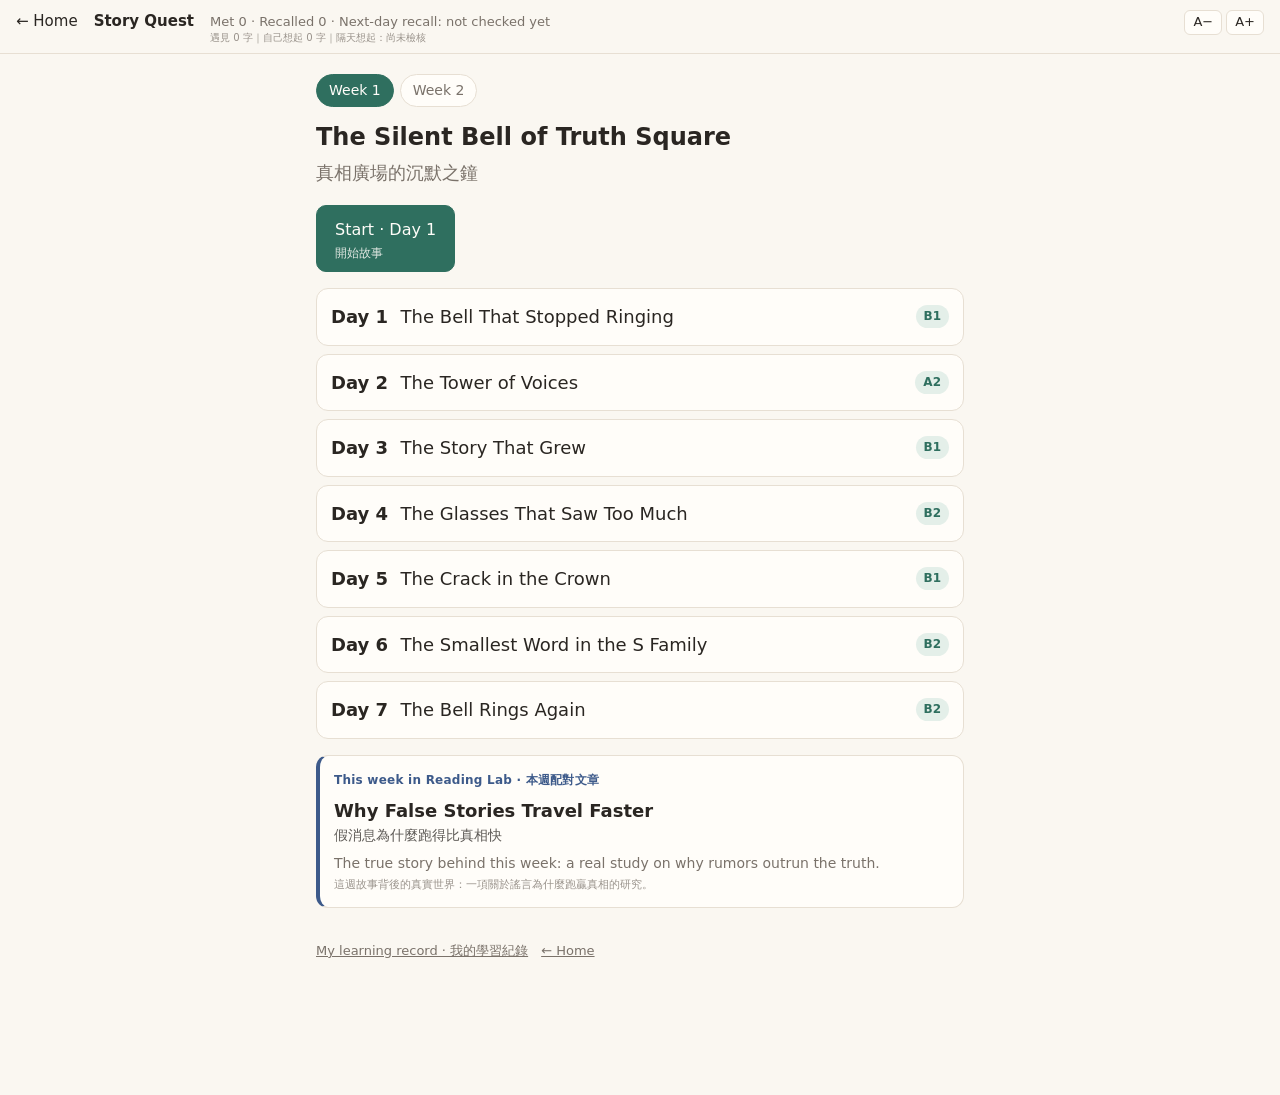
<file: story/index.html>
<!doctype html>
<html lang="zh-Hant">
<head>
<meta charset="utf-8">
<meta name="viewport" content="width=device-width, initial-scale=1">
<title>Story Quest</title>
<link rel="stylesheet" href="style.css">
</head>
<body>
<header class="top">
  <a href="../" class="brand" style="font-weight:400">← Home</a><a href="#/" class="brand">Story Quest</a>
  <p id="tally" class="tally" aria-live="polite"></p>
  <span class="fontctl"><button type="button" id="font-minus" aria-label="Decrease text size">A−</button><button type="button" id="font-plus" aria-label="Increase text size">A+</button></span>
</header>
<main id="app" tabindex="-1"><p class="muted">Loading…</p></main>

<script src="../shared/progress.js"></script>
<script src="../shared/speech.js"></script>
<script src="../shared/wordcard.js?v=20261022b"></script>
<script type="module" src="app.js"></script>
</body>
</html>
</file>
<file: story/style.css>
:root {
  --bg: #faf7f1; --paper: #fffdf9; --ink: #2a2622; --muted: #7a726a; --line: #e7dfd3;
  --accent: #2f6f5f; --accent-soft: #e4efe9; --warn: #a14a2a; --word: #fff2c9;
  --fs: 18px;
}
@media (prefers-color-scheme: dark) {
  :root { --bg: #1d1b19; --paper: #262320; --ink: #ece6dd; --muted: #a39a90; --line: #3a3530;
    --accent: #7cc4ad; --accent-soft: #2c3a35; --warn: #e28d6d; --word: #4a3f22; }
}
* { box-sizing: border-box; }
body { margin: 0; background: var(--bg); color: var(--ink);
  font: var(--fs)/1.75 -apple-system, "PingFang TC", "Noto Sans TC", system-ui, sans-serif; }
.top { position: sticky; top: 0; z-index: 5; background: var(--bg); border-bottom: 1px solid var(--line);
  padding: 8px 16px; display: flex; flex-wrap: wrap; align-items: baseline; gap: 4px 16px; }
.brand { font-weight: 700; color: var(--ink); text-decoration: none; font-size: 15px; }
.tally { margin: 0; font-size: 13px; color: var(--muted); line-height: 1.4; }
.sub { display: block; font-size: .78em; font-weight: 400; opacity: .75; line-height: 1.4; }
.btn .sub { opacity: .85; }
summary .sub { display: inline; margin-left: 6px; }
main { max-width: 680px; margin: 0 auto; padding: 20px 16px 120px; outline: none; }
h1 { font-size: 1.5rem; line-height: 1.35; margin: 0 0 4px; }
h2 { font-size: 1.1rem; margin: 28px 0 8px; }
.muted { color: var(--muted); }
.zh-title { color: var(--muted); margin: 0 0 16px; }
.lv { display: inline-block; font-size: 12px; font-weight: 700; padding: 1px 8px; border-radius: 99px;
  background: var(--accent-soft); color: var(--accent); vertical-align: middle; }
.btn { display: inline-block; font: inherit; font-size: 16px; padding: 10px 18px; border-radius: 10px;
  border: 1px solid var(--accent); background: var(--accent); color: var(--paper); cursor: pointer; text-decoration: none; }
.btn.ghost { background: transparent; color: var(--accent); }
.btn:disabled { opacity: .5; cursor: default; }
.days { list-style: none; padding: 0; margin: 16px 0; }
.days a { display: flex; gap: 12px; align-items: center; padding: 12px 14px; margin-bottom: 8px; border-radius: 12px;
  background: var(--paper); border: 1px solid var(--line); color: var(--ink); text-decoration: none; }
.days .d { font-weight: 700; min-width: 3.2em; }
.days .t { flex: 1; }
.days .done { color: var(--accent); font-size: 14px; }
.days .soon { opacity: .55; pointer-events: none; }
.block { position: relative; margin: 0 0 18px; }
.block p { margin: 0; }
.zh { color: var(--muted); font-size: .88em; margin-top: 6px !important; padding-left: 10px; border-left: 3px solid var(--line); }
.zh-toggle { font: inherit; font-size: 12px; border: 1px solid var(--line); background: var(--paper); color: var(--muted);
  border-radius: 6px; padding: 0 6px; margin-left: 6px; cursor: pointer; vertical-align: 2px; }
button.w { font: inherit; color: inherit; background: var(--word); border: 0; border-bottom: 2px solid #d9a420;
  padding: 0 2px; border-radius: 3px; cursor: pointer; }
button.w.review { background: transparent; border-bottom: 2px dotted #d9a420; }
.choice { background: var(--paper); border: 1px solid var(--line); border-radius: 12px; padding: 14px; margin: 0 0 18px; }
.choice .opts { display: flex; flex-wrap: wrap; gap: 8px; margin-top: 8px; }
.choice .opts .btn { font-size: 15px; }
.result { margin-top: 10px; }
.insight { margin: 28px 0 12px; padding: 16px; border-radius: 12px; background: var(--accent-soft); }
.insight .by { font-size: 14px; color: var(--muted); margin: 6px 0 0; }
.quote { margin: 0 0 24px; padding: 4px 0 4px 14px; border-left: 3px solid var(--accent); }
.quote p { margin: 0; }
.quote .src { font-size: 13px; color: var(--muted); }
.quote a { color: var(--muted); }
.finish { margin: 24px 0; display: flex; gap: 10px; flex-wrap: wrap; align-items: center; }
details.practice { margin-top: 24px; border-top: 1px solid var(--line); padding-top: 12px; }
details.practice summary { cursor: pointer; font-weight: 700; }
.q { background: var(--paper); border: 1px solid var(--line); border-radius: 12px; padding: 14px; margin-top: 12px; }
.q input { font: inherit; width: 100%; max-width: 260px; padding: 8px 10px; border-radius: 8px;
  border: 1px solid var(--line); background: var(--bg); color: var(--ink); }
.q .row { display: flex; gap: 8px; flex-wrap: wrap; margin-top: 10px; }
.q .row .btn { font-size: 14px; padding: 6px 12px; }
.fb { margin: 10px 0 0; font-size: 15px; }
.fb.ok { color: var(--accent); }
.fb.no { color: var(--warn); }
.card { position: fixed; left: 0; right: 0; bottom: 0; z-index: 10; max-width: 680px; margin: 0 auto;
  background: var(--paper); border: 1px solid var(--line); border-bottom: 0; border-radius: 16px 16px 0 0;
  padding: 16px 16px 24px; box-shadow: 0 -8px 30px rgba(0,0,0,.12); max-height: 60vh; overflow: auto; }
.card-close { position: absolute; right: 10px; top: 6px; font-size: 26px; background: none; border: 0; color: var(--muted); cursor: pointer; }
.card h3 { margin: 0; font-size: 1.4rem; }
.card .kk { color: var(--muted); font-size: 15px; }
.badge { display: inline-block; font-size: 12px; color: #fff; border-radius: 99px; padding: 1px 9px; margin: 6px 0; }
.card dl { margin: 8px 0 0; font-size: 15px; }
.card dt { color: var(--muted); font-size: 13px; margin-top: 8px; }
.card dd { margin: 0; }
.speak { font: inherit; font-size: 14px; margin-left: 8px; border: 1px solid var(--line); background: var(--bg);
  color: var(--ink); border-radius: 8px; padding: 2px 8px; cursor: pointer; }
.records { width: 100%; border-collapse: collapse; font-size: 14px; }
.records td, .records th { border-bottom: 1px solid var(--line); padding: 6px 4px; text-align: left; }
.foot { margin-top: 32px; font-size: 13px; }
.foot a { color: var(--muted); }
.fontctl { margin-left: auto; display: flex; gap: 4px; }
.fontctl button { font: inherit; font-size: 13px; border: 1px solid var(--line); background: var(--paper); color: var(--ink); border-radius: 6px; padding: 0 8px; cursor: pointer; }
.lab-pair { display: block; margin: 8px 0 16px; padding: 14px; border-radius: 12px; text-decoration: none; color: var(--ink);
  background: var(--paper); border: 1px solid var(--line); border-left: 4px solid #3d5a8a; }
.lab-pair .lab-tag { display: block; font-size: 12px; font-weight: 700; color: #3d5a8a; letter-spacing: .02em; margin-bottom: 4px; }
.readctl { display: flex; gap: 8px; margin: 0 0 16px; }
.readctl .btn { font-size: 14px; padding: 4px 12px; }
.block.speaking { background: var(--accent-soft); border-radius: 8px; box-shadow: 0 0 0 6px var(--accent-soft); }
.weeks { display: flex; gap: 6px; margin: 0 0 14px; flex-wrap: wrap; }
.weeks a { font-size: 14px; padding: 3px 12px; border-radius: 99px; border: 1px solid var(--line); color: var(--muted); text-decoration: none; background: var(--paper); }
.weeks a.on { background: var(--accent); border-color: var(--accent); color: var(--paper); }
</file>
